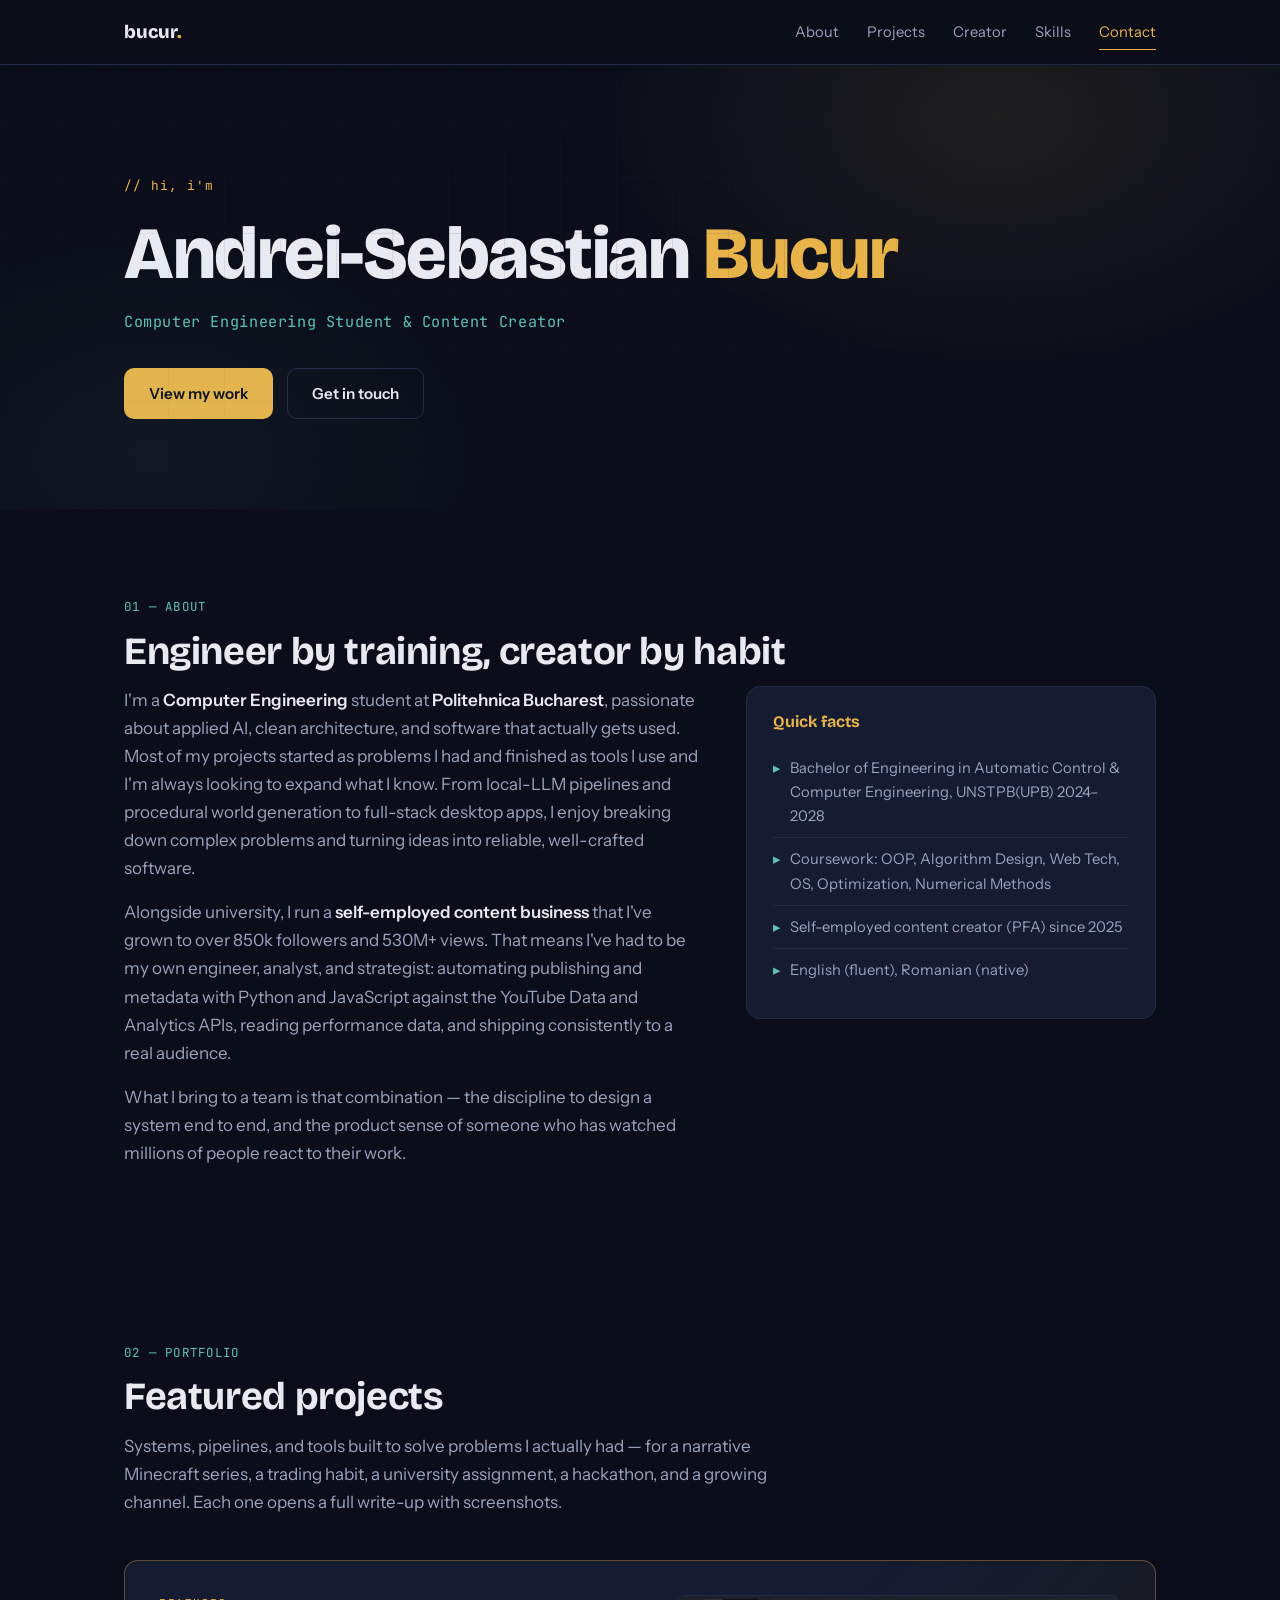
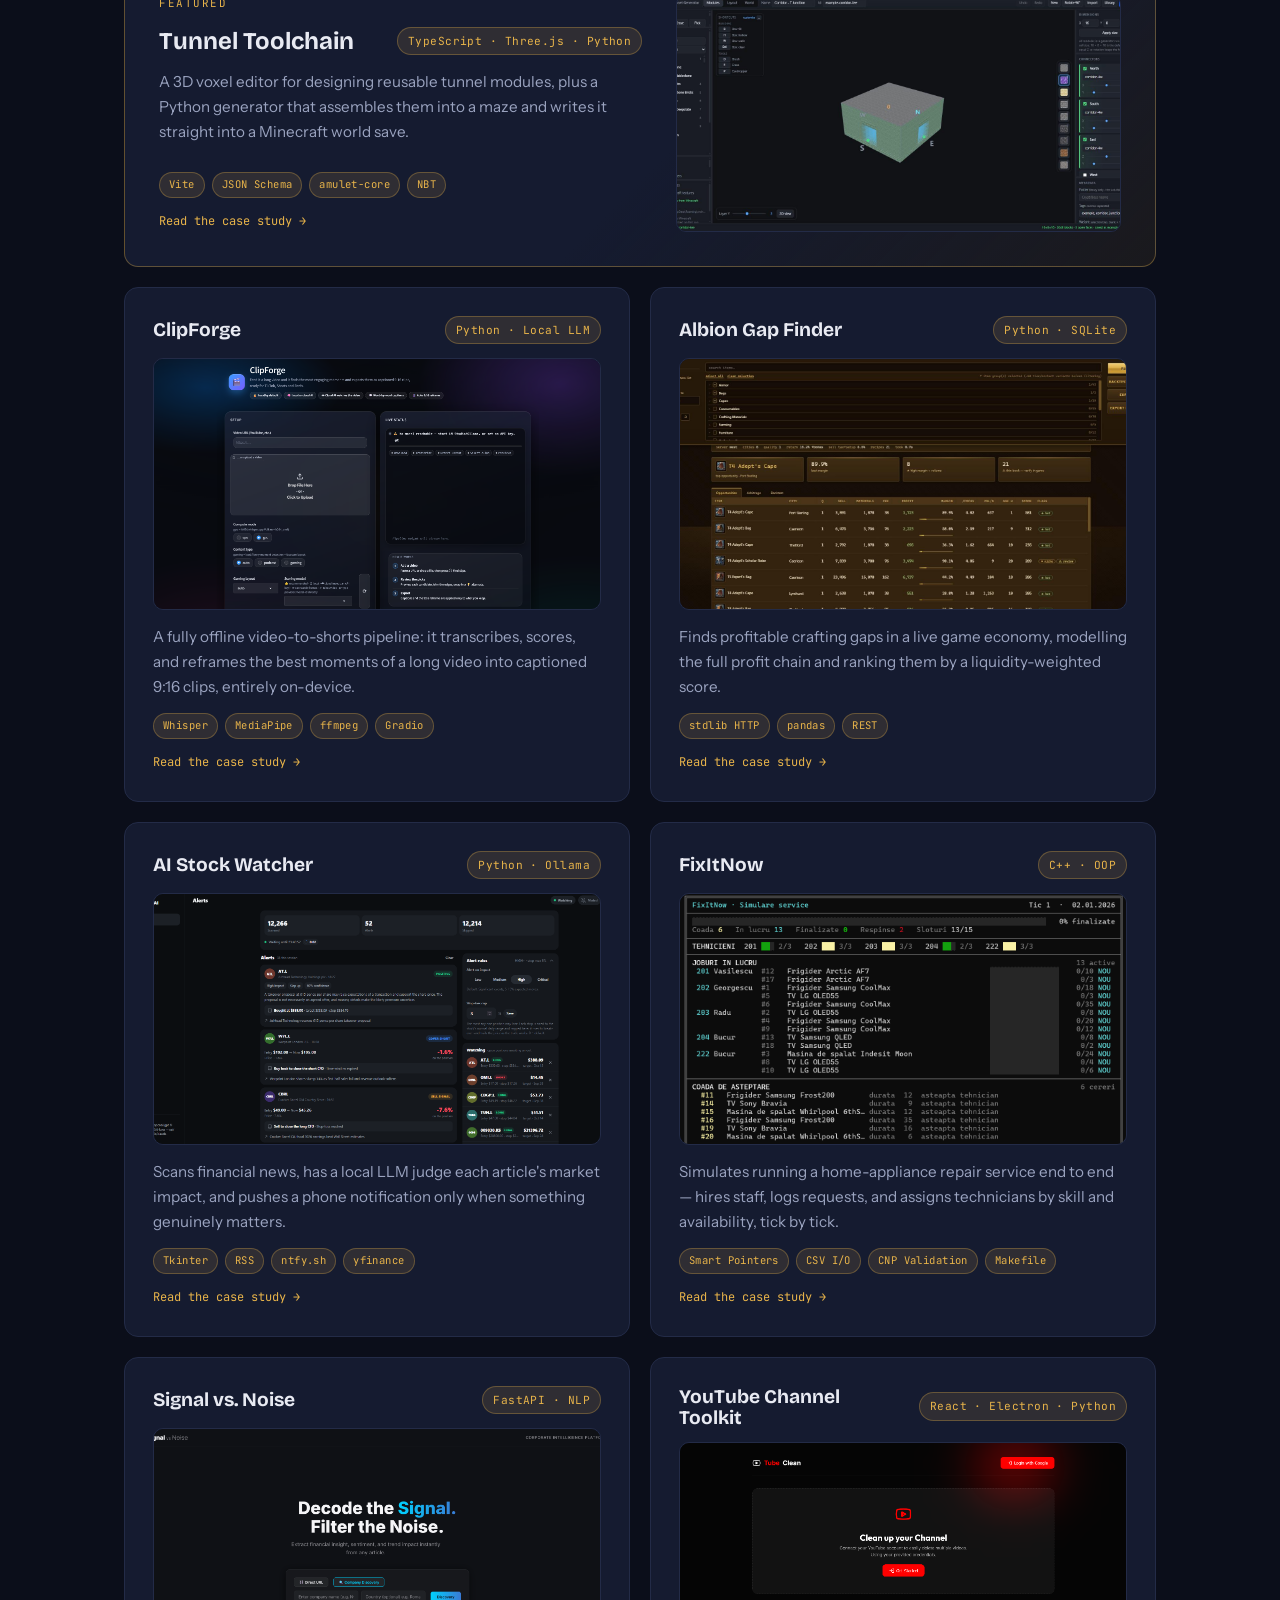
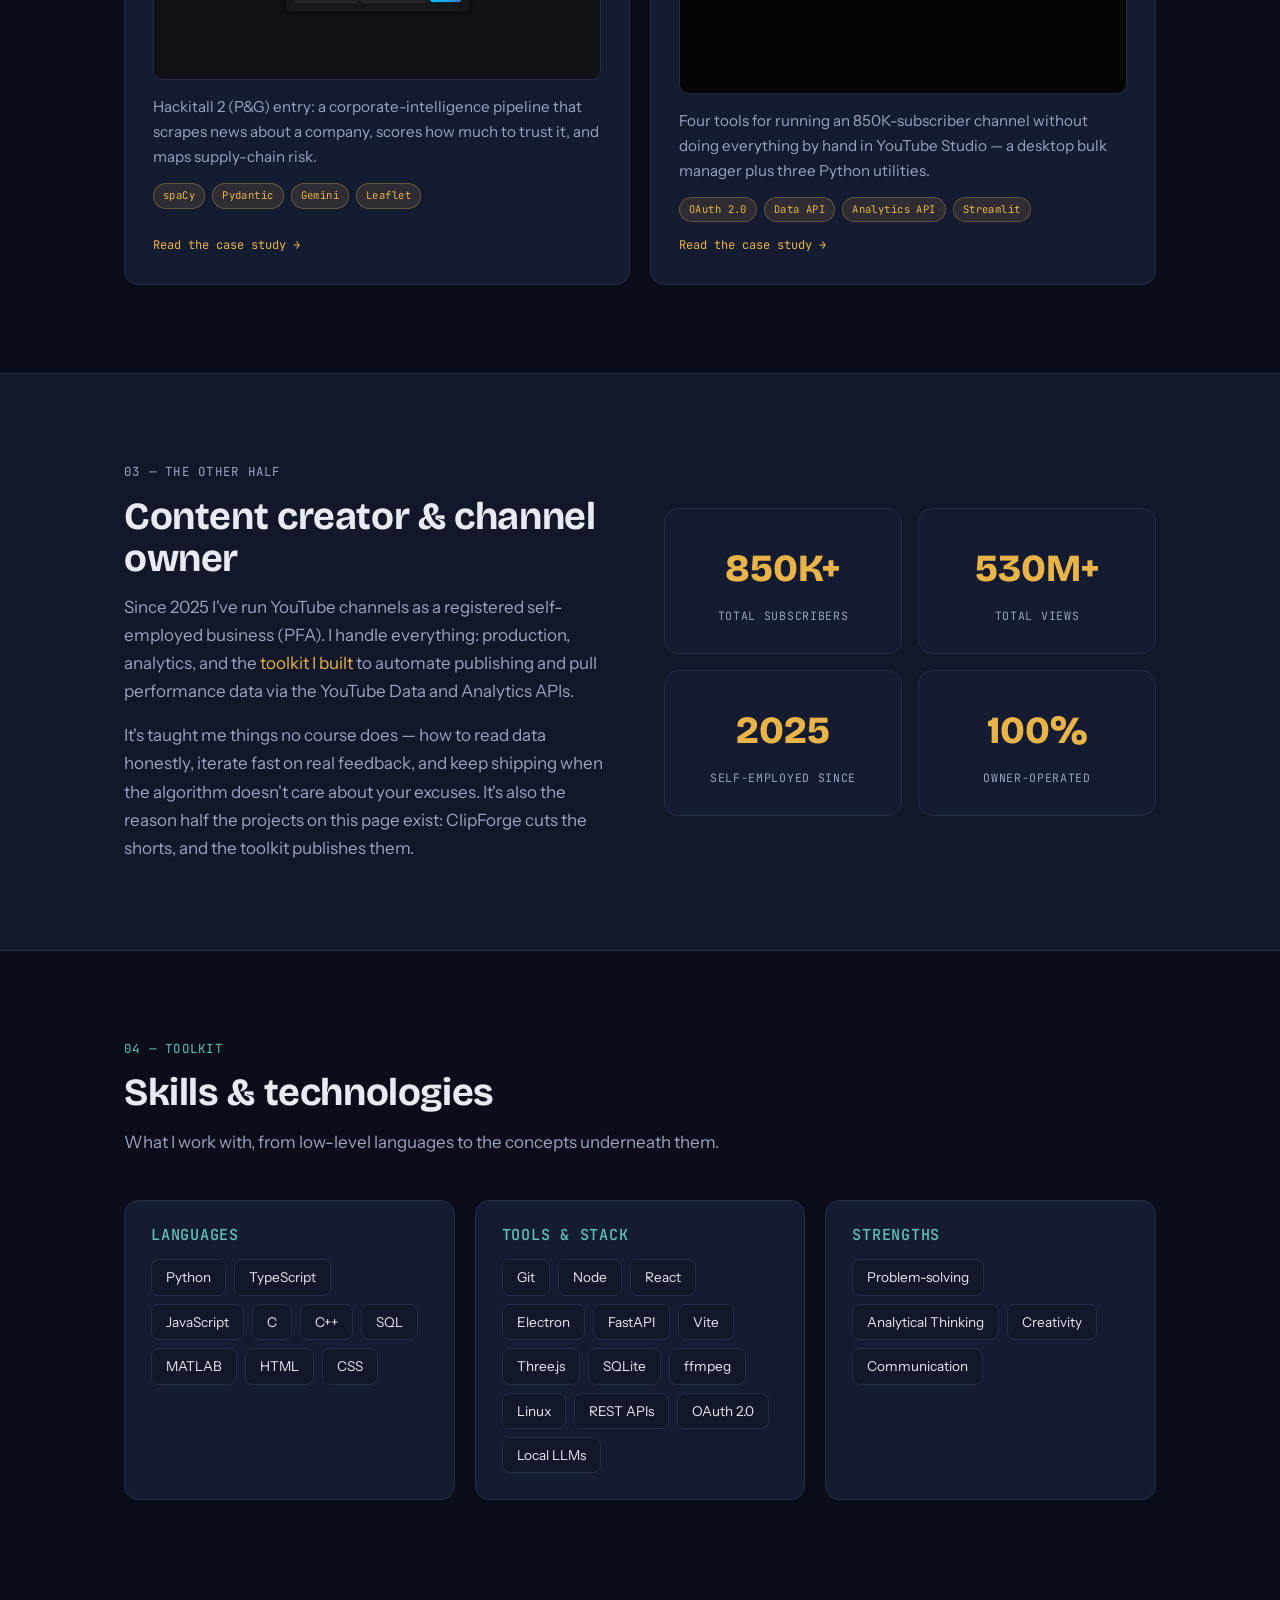
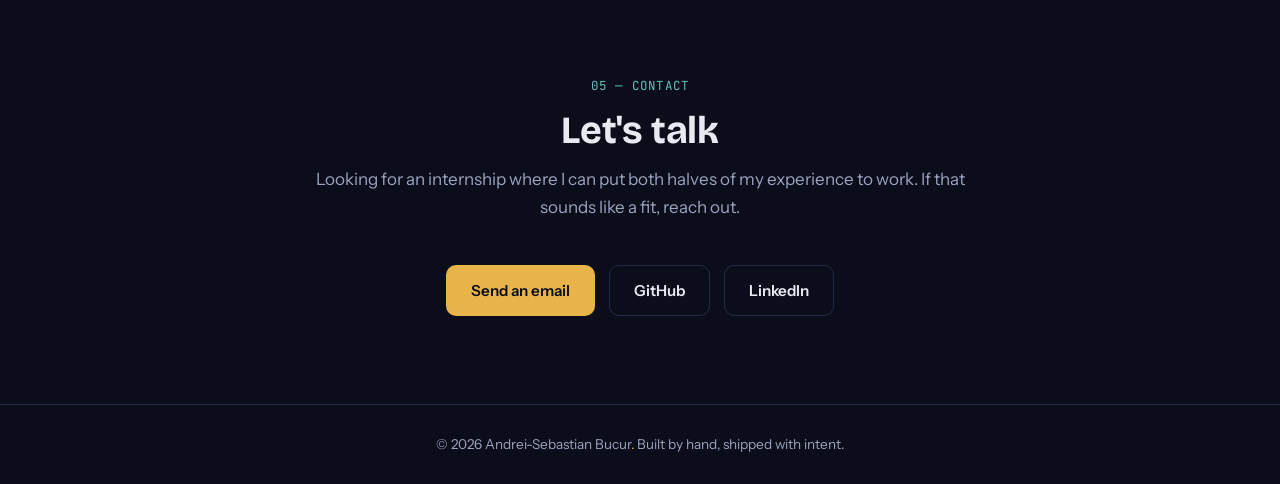
<file: index.html>
<!DOCTYPE html>
<html lang="en">
<head>
<meta charset="UTF-8">
<meta name="viewport" content="width=device-width, initial-scale=1.0">
<meta name="theme-color" content="#0B0E1A">
<meta name="description" content="Portfolio of Andrei-Sebastian Bucur — Computer Engineering student and content creator building systems software and audiences.">
<meta property="og:title" content="Andrei-Sebastian Bucur — Engineer & Creator">
<meta property="og:description" content="Seven shipped projects: a Minecraft world-generation toolchain, an offline video pipeline, a market-gap scanner, a local-LLM news watcher, and channel tooling for 850K+ subscribers.">
<meta property="og:type" content="website">
<title>Andrei-Sebastian Bucur — Engineer &amp; Creator</title>
<link rel="preconnect" href="https://fonts.googleapis.com">
<link rel="preconnect" href="https://fonts.gstatic.com" crossorigin>
<link href="https://fonts.googleapis.com/css2?family=Bricolage+Grotesque:opsz,wght@12..96,400;12..96,600;12..96,700;12..96,800&family=Instrument+Sans:wght@400;500;600&family=JetBrains+Mono:wght@400;500&display=swap" rel="stylesheet">
<link rel="stylesheet" href="assets/site.css">
</head>
<body>

<nav id="nav">
  <div class="scroll-progress" id="scrollProgress"></div>
  <div class="wrap nav-inner">
    <a class="logo" href="#top">bucur<span>.</span></a>
    <div class="nav-links">
      <a href="#about">About</a>
      <a href="#projects">Projects</a>
      <a href="#creator">Creator</a>
      <a href="#skills">Skills</a>
      <a href="#contact">Contact</a>
    </div>
  </div>
</nav>

<header class="hero" id="top">
  <div class="hero-grid" aria-hidden="true"></div>
  <div class="wrap">
    <p class="eyebrow">// hi, i'm</p>
    <h1>Andrei-Sebastian <em>Bucur</em></h1>
    <p class="hero-role">Computer Engineering Student &amp; Content Creator</p>
    <p class="lede"></p>
    <div class="hero-cta">
      <a class="btn btn-primary" href="#projects">View my work</a>
      <a class="btn btn-ghost" href="#contact">Get in touch</a>
    </div>

  </div>
</header>

<section id="about">
  <div class="wrap">
    <p class="sec-eyebrow">01 — ABOUT</p>
    <h2 class="sec-title">Engineer by training, creator by habit</h2>
    <div class="about-grid">
      <div class="reveal">
        <p>I'm a <strong>Computer Engineering</strong> student at <strong>Politehnica Bucharest</strong>, passionate about applied AI, clean architecture, and software that actually gets used. Most of my projects started as problems I had and finished as tools I use and I'm always looking to expand what I know. From local-LLM pipelines and procedural world generation to full-stack desktop apps, I enjoy breaking down complex problems and turning ideas into reliable, well-crafted software.</p>
        <p>Alongside university, I run a <strong>self-employed content business</strong> that I've grown to over 850k followers and 530M+ views. That means I've had to be my own engineer, analyst, and strategist: automating publishing and metadata with Python and JavaScript against the YouTube Data and Analytics APIs, reading performance data, and shipping consistently to a real audience.</p>
        <p>What I bring to a team is that combination — the discipline to design a system end to end, and the product sense of someone who has watched millions of people react to their work.</p>
      </div>
      <div class="fact-card reveal">
        <h3>Quick facts</h3>
        <ul>
          <li>Bachelor of Engineering in Automatic Control &amp; Computer Engineering, UNSTPB(UPB) 2024–2028</li>
          <li>Coursework: OOP, Algorithm Design, Web Tech, OS, Optimization, Numerical Methods</li>
          <li>Self-employed content creator (PFA) since 2025</li>
          <li>English (fluent), Romanian (native)</li>
        </ul>
      </div>
    </div>
  </div>
</section>

<section id="projects">
  <div class="wrap">
    <p class="sec-eyebrow">02 — PORTFOLIO</p>
    <h2 class="sec-title">Featured projects</h2>
    <p class="sec-sub">Systems, pipelines, and tools built to solve problems I actually had — for a narrative Minecraft series, a trading habit, a university assignment, a hackathon, and a growing channel. Each one opens a full write-up with screenshots.</p>
    <div class="proj-grid">

      <a class="card featured reveal" href="projects/tunnel-toolchain.html">
        <div class="feat-label">FEATURED</div>
        <div class="card-top"><h3>Tunnel Toolchain</h3><span class="tag">TypeScript · Three.js · Python</span></div>
        <div class="card-thumb"><img src="images/tunnel/hero.png" alt="The Tunnel Toolchain module editor" data-ph="images/tunnel/hero.png" loading="lazy"></div>
        <p>A 3D voxel editor for designing reusable tunnel modules, plus a Python generator that assembles them into a maze and writes it straight into a Minecraft world save.</p>
        <div class="tag-row">
          <span class="tag">Vite</span><span class="tag">JSON Schema</span><span class="tag">amulet-core</span><span class="tag">NBT</span>
        </div>
        <div class="card-cta">Read the case study <span class="arw">→</span></div>
      </a>

      <a class="card reveal" href="projects/clipforge.html">
        <div class="card-top"><h3>ClipForge</h3><span class="tag">Python · Local LLM</span></div>
        <div class="card-thumb"><img src="images/clipforge/hero.png" alt="The ClipForge desktop app" data-ph="images/clipforge/hero.png" loading="lazy"></div>
        <p>A fully offline video-to-shorts pipeline: it transcribes, scores, and reframes the best moments of a long video into captioned 9:16 clips, entirely on-device.</p>
        <div class="tag-row">
          <span class="tag">Whisper</span><span class="tag">MediaPipe</span><span class="tag">ffmpeg</span><span class="tag">Gradio</span>
        </div>
        <div class="card-cta">Read the case study <span class="arw">→</span></div>
      </a>

      <a class="card reveal" href="projects/albion-gap-finder.html">
        <div class="card-top"><h3>Albion Gap Finder</h3><span class="tag">Python · SQLite</span></div>
        <div class="card-thumb"><img src="images/albion/hero.png" alt="The Albion Gap Finder browser UI" data-ph="images/albion/hero.png" loading="lazy"></div>
        <p>Finds profitable crafting gaps in a live game economy, modelling the full profit chain and ranking them by a liquidity-weighted score.</p>
        <div class="tag-row">
          <span class="tag">stdlib HTTP</span><span class="tag">pandas</span><span class="tag">REST</span>
        </div>
        <div class="card-cta">Read the case study <span class="arw">→</span></div>
      </a>

      <a class="card reveal" href="projects/stock-watcher.html">
        <div class="card-top"><h3>AI Stock Watcher</h3><span class="tag">Python · Ollama</span></div>
        <div class="card-thumb"><img src="images/stocks/hero.png" alt="The AI Stock Watcher alerts tab" data-ph="images/stocks/hero.png" loading="lazy"></div>
        <p>Scans financial news, has a local LLM judge each article's market impact, and pushes a phone notification only when something genuinely matters.</p>
        <div class="tag-row">
          <span class="tag">Tkinter</span><span class="tag">RSS</span><span class="tag">ntfy.sh</span><span class="tag">yfinance</span>
        </div>
        <div class="card-cta">Read the case study <span class="arw">→</span></div>
      </a>

      <a class="card reveal" href="projects/fixitnow.html">
        <div class="card-top"><h3>FixItNow</h3><span class="tag">C++ · OOP</span></div>
        <div class="card-thumb"><img src="images/fixitnow/hero.png" alt="The FixItNow interactive terminal menu" data-ph="images/fixitnow/hero.png" loading="lazy"></div>
        <p>Simulates running a home-appliance repair service end to end — hires staff, logs requests, and assigns technicians by skill and availability, tick by tick.</p>
        <div class="tag-row">
          <span class="tag">Smart Pointers</span><span class="tag">CSV I/O</span><span class="tag">CNP Validation</span><span class="tag">Makefile</span>
        </div>
        <div class="card-cta">Read the case study <span class="arw">→</span></div>
      </a>

      <a class="card reveal" href="projects/signal-vs-noise.html">
        <div class="card-top"><h3>Signal vs. Noise</h3><span class="tag">FastAPI · NLP</span></div>
        <div class="card-thumb"><img src="images/signal/hero.png" alt="A Signal vs. Noise analysis card" data-ph="images/signal/hero.png" loading="lazy"></div>
        <p>Hackitall 2 (P&amp;G) entry: a corporate-intelligence pipeline that scrapes news about a company, scores how much to trust it, and maps supply-chain risk.</p>
        <div class="tag-row">
          <span class="tag">spaCy</span><span class="tag">Pydantic</span><span class="tag">Gemini</span><span class="tag">Leaflet</span>
        </div>
        <div class="card-cta">Read the case study <span class="arw">→</span></div>
      </a>

      <a class="card reveal" href="projects/youtube-toolkit.html">
        <div class="card-top"><h3>YouTube Channel Toolkit</h3><span class="tag">React · Electron · Python</span></div>
        <div class="card-thumb"><img src="images/youtube/hero.png" alt="TubeClean, the bulk video manager" data-ph="images/youtube/hero.png" loading="lazy"></div>
        <p>Four tools for running an 850K-subscriber channel without doing everything by hand in YouTube Studio — a desktop bulk manager plus three Python utilities.</p>
        <div class="tag-row">
          <span class="tag">OAuth 2.0</span><span class="tag">Data API</span><span class="tag">Analytics API</span><span class="tag">Streamlit</span>
        </div>
        <div class="card-cta">Read the case study <span class="arw">→</span></div>
      </a>

    </div>
  </div>
</section>

<section id="creator" class="creator">
  <div class="wrap creator-grid">
    <div class="reveal">
      <p class="sec-eyebrow">03 — THE OTHER HALF</p>
      <h2 class="sec-title">Content creator &amp; channel owner</h2>
      <p>Since 2025 I've run YouTube channels as a registered self-employed business (PFA). I handle everything: production, analytics, and the <a href="projects/youtube-toolkit.html" style="color:var(--amber)">toolkit I built</a> to automate publishing and pull performance data via the YouTube Data and Analytics APIs.</p>
      <p>It's taught me things no course does — how to read data honestly, iterate fast on real feedback, and keep shipping when the algorithm doesn't care about your excuses. It's also the reason half the projects on this page exist: ClipForge cuts the shorts, and the toolkit publishes them.</p>
    </div>
    <div class="big-stats reveal">
      <div class="big-stat"><div class="num">850K+</div><div class="lbl">TOTAL SUBSCRIBERS</div></div>
      <div class="big-stat"><div class="num">530M+</div><div class="lbl">TOTAL VIEWS</div></div>
      <div class="big-stat"><div class="num">2025</div><div class="lbl">SELF-EMPLOYED SINCE</div></div>
      <div class="big-stat"><div class="num">100%</div><div class="lbl">OWNER-OPERATED</div></div>
    </div>
  </div>
</section>

<section id="skills">
  <div class="wrap">
    <p class="sec-eyebrow">04 — TOOLKIT</p>
    <h2 class="sec-title">Skills &amp; technologies</h2>
    <p class="sec-sub">What I work with, from low-level languages to the concepts underneath them.</p>
    <div class="skill-groups">
      <div class="skill-group reveal">
        <h3>LANGUAGES</h3>
        <div class="chips">
          <span class="chip">Python</span><span class="chip">TypeScript</span><span class="chip">JavaScript</span>
          <span class="chip">C</span><span class="chip">C++</span><span class="chip">SQL</span>
          <span class="chip">MATLAB</span><span class="chip">HTML</span><span class="chip">CSS</span>
        </div>
      </div>
      <div class="skill-group reveal">
        <h3>TOOLS &amp; STACK</h3>
        <div class="chips">
          <span class="chip">Git</span><span class="chip">Node</span><span class="chip">React</span>
          <span class="chip">Electron</span><span class="chip">FastAPI</span><span class="chip">Vite</span>
          <span class="chip">Three.js</span><span class="chip">SQLite</span><span class="chip">ffmpeg</span>
          <span class="chip">Linux</span><span class="chip">REST APIs</span><span class="chip">OAuth 2.0</span>
          <span class="chip">Local LLMs</span>
        </div>
      </div>
      <div class="skill-group reveal">
        <h3>STRENGTHS</h3>
        <div class="chips">
          <span class="chip">Problem-solving</span>
          <span class="chip">Analytical Thinking</span>
          <span class="chip">Creativity</span>
          <span class="chip">Communication</span>
        </div>
      </div>
    </div>
  </div>
</section>

<section id="contact" class="contact">
  <div class="wrap">
    <p class="sec-eyebrow">05 — CONTACT</p>
    <h2 class="sec-title">Let's talk</h2>
    <p class="sec-sub">Looking for an internship where I can put both halves of my experience to work. If that sounds like a fit, reach out.</p>
    <div class="contact-links">
      <a class="btn btn-primary" href="mailto:bucurandrei187@gmail.com">Send an email</a>
      <a class="btn btn-ghost" href="https://github.com/Babundru" target="_blank" rel="noopener">GitHub</a>
      <a class="btn btn-ghost" href="https://www.linkedin.com/in/andrei-sebastian-bucur" target="_blank" rel="noopener">LinkedIn</a>
    </div>
  </div>
</section>

<footer>
  <div class="wrap">© 2026 Andrei-Sebastian Bucur<span>.</span> Built by hand, shipped with intent.</div>
</footer>

<script src="assets/site.js"></script>
</body>
</html>
</file>
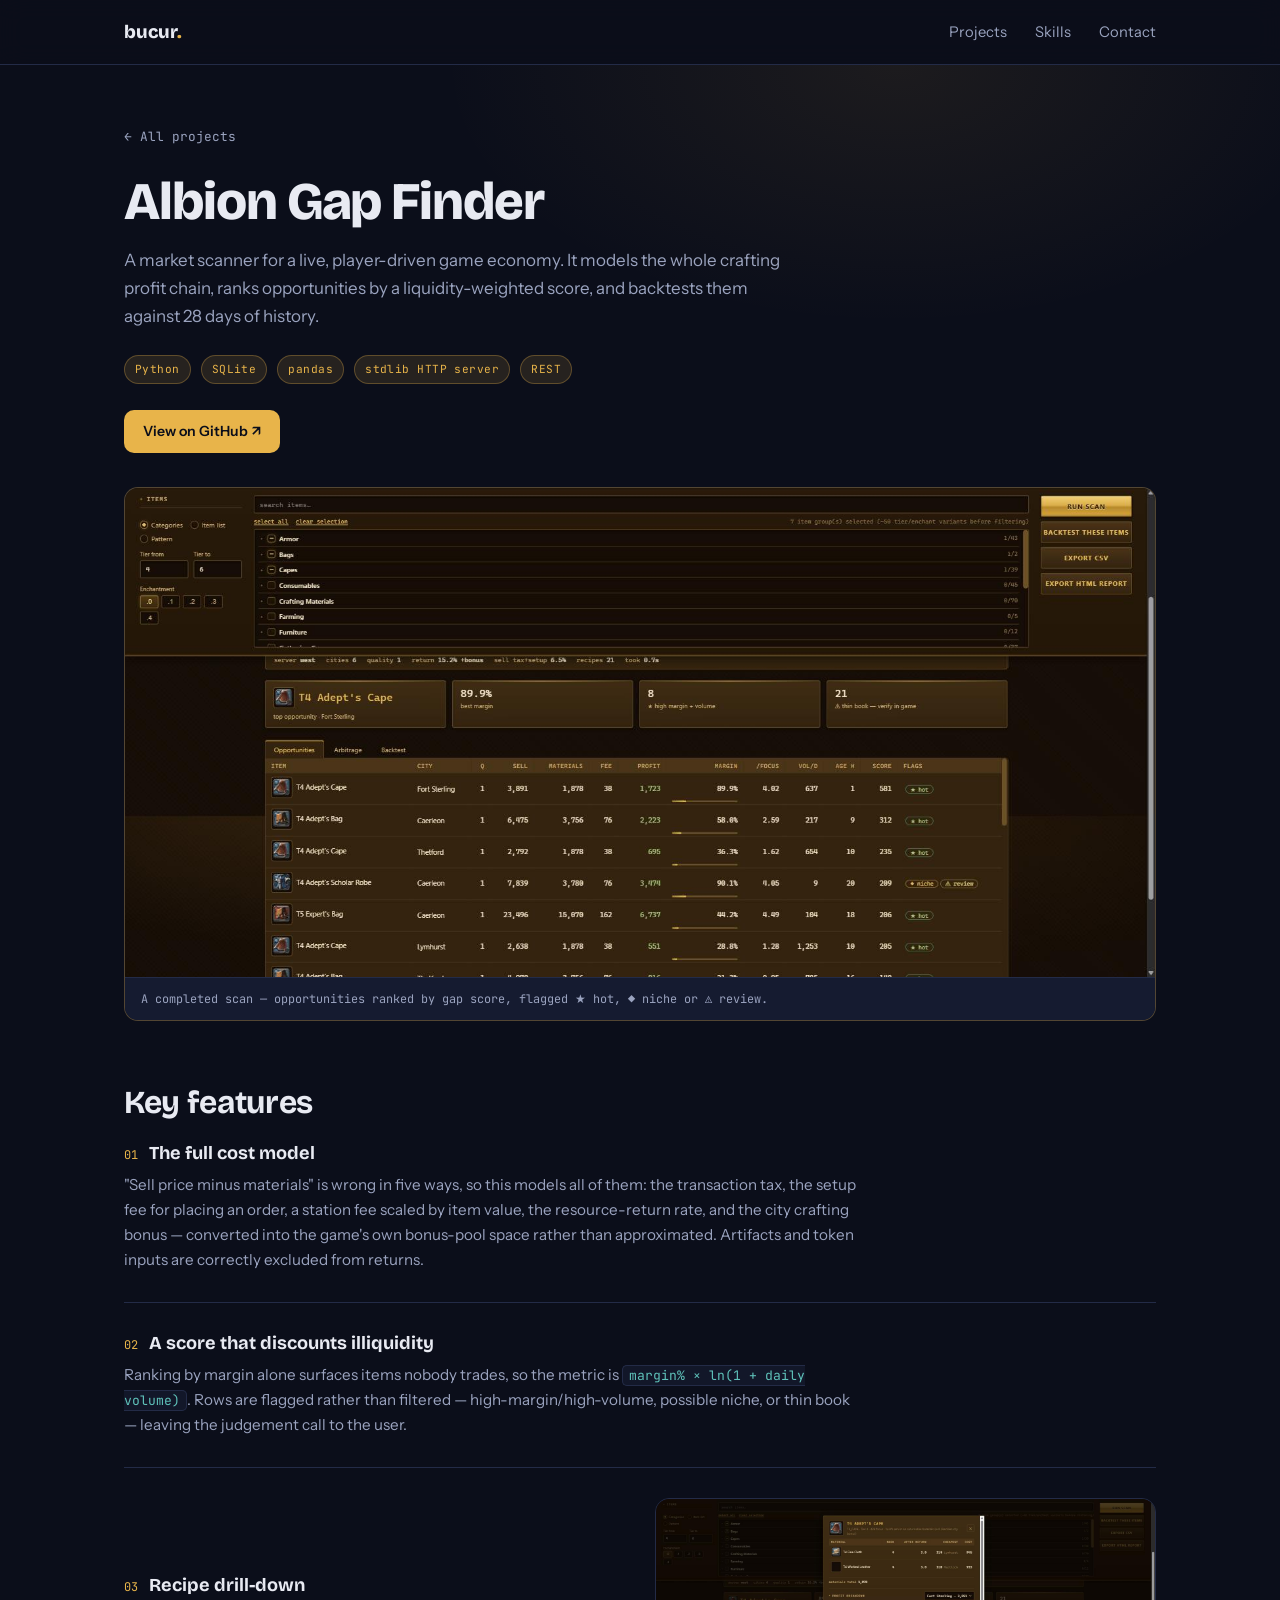
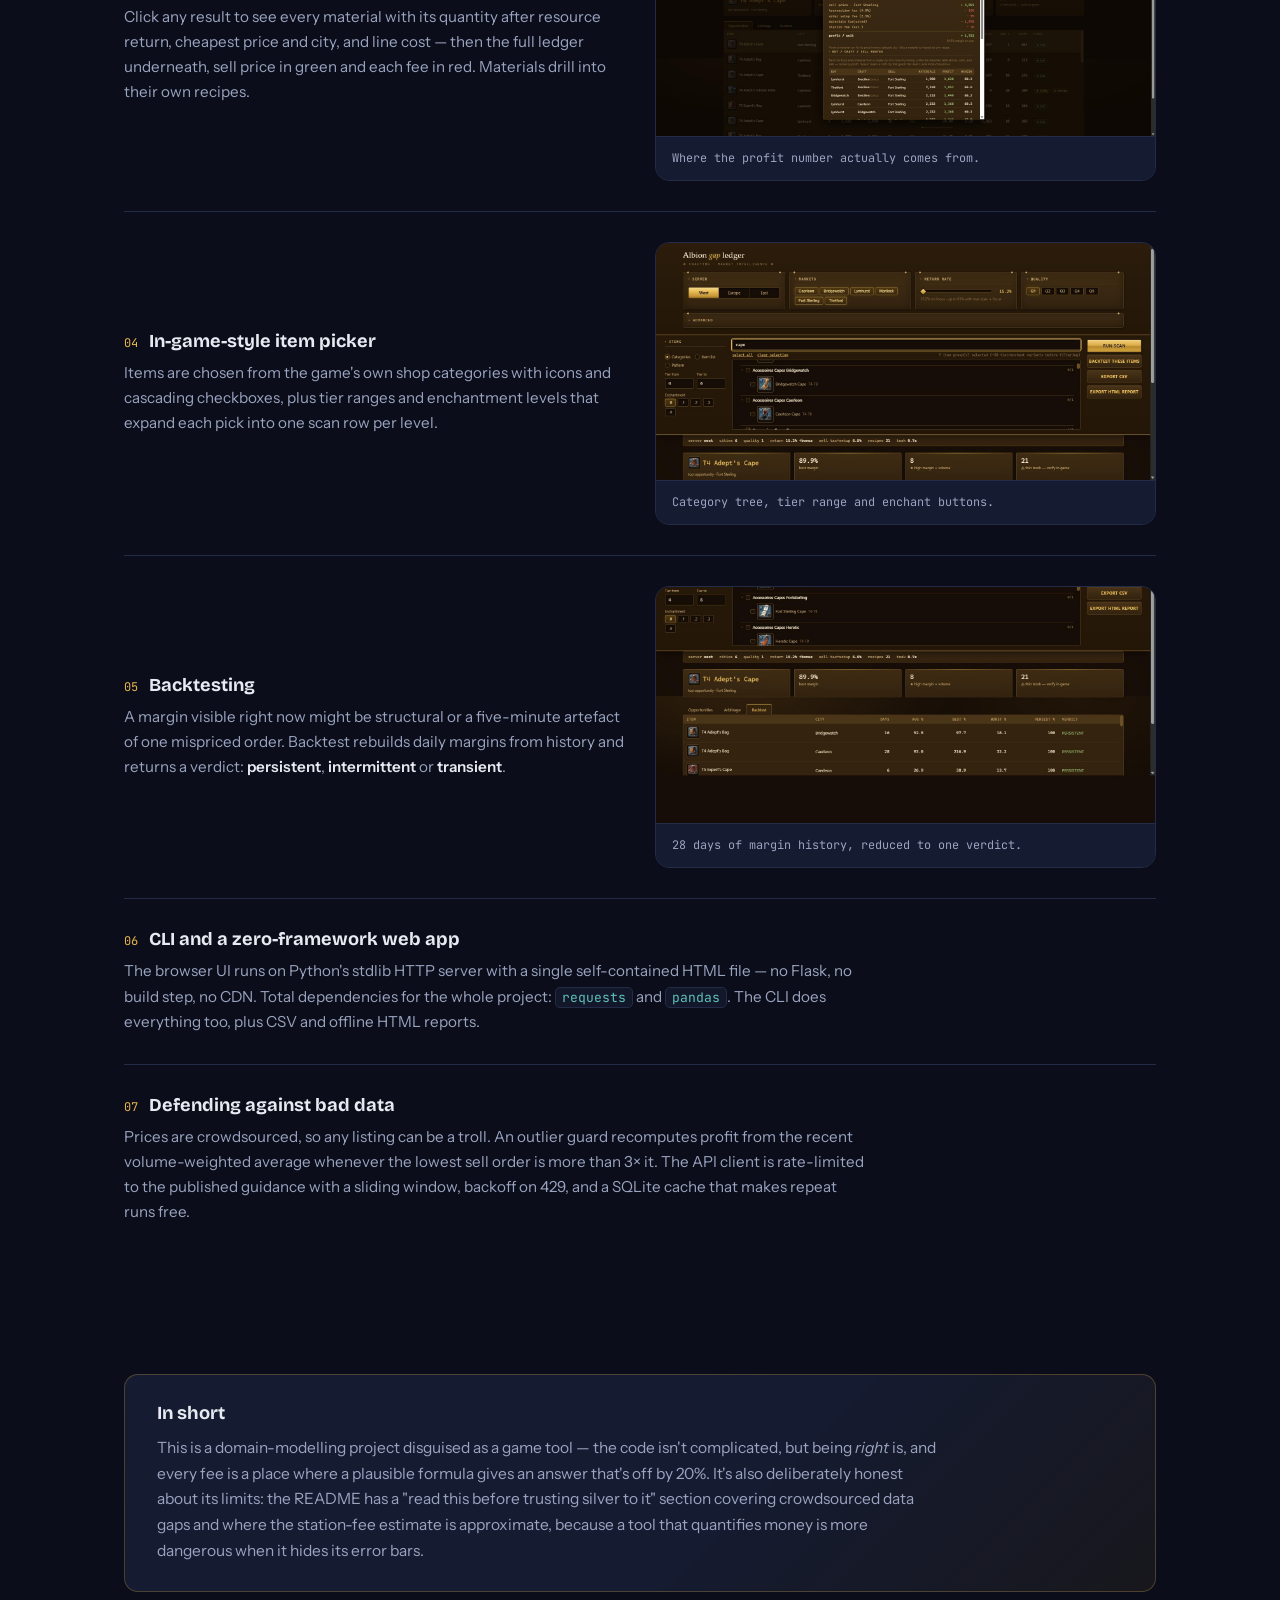
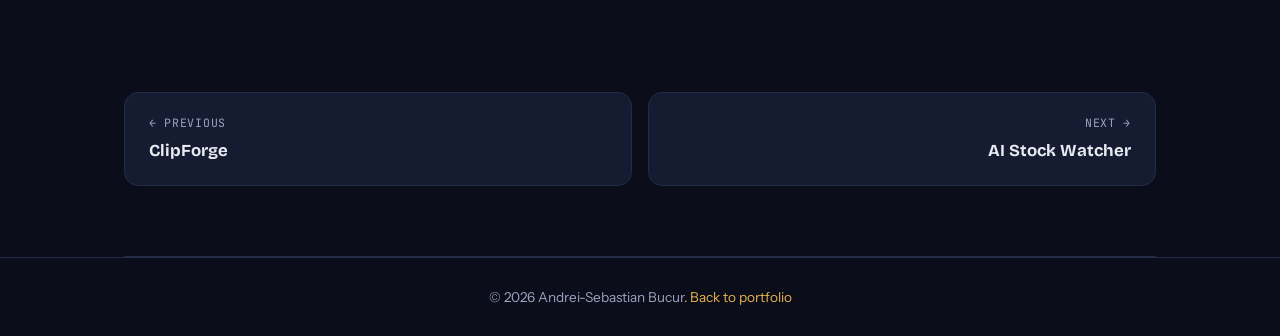
<file: projects/albion-gap-finder.html>
<!DOCTYPE html>
<html lang="en">
<head>
<meta charset="UTF-8">
<meta name="viewport" content="width=device-width, initial-scale=1.0">
<meta name="theme-color" content="#0B0E1A">
<meta name="description" content="Albion Gap Finder — a crafting-profit scanner for a live player-driven game economy, with a full fee model, a liquidity-weighted gap score, and historical backtesting.">
<title>Albion Gap Finder — Andrei-Sebastian Bucur</title>
<link rel="preconnect" href="https://fonts.googleapis.com">
<link rel="preconnect" href="https://fonts.gstatic.com" crossorigin>
<link href="https://fonts.googleapis.com/css2?family=Bricolage+Grotesque:opsz,wght@12..96,400;12..96,600;12..96,700;12..96,800&family=Instrument+Sans:wght@400;500;600&family=JetBrains+Mono:wght@400;500&display=swap" rel="stylesheet">
<link rel="stylesheet" href="../assets/site.css">
</head>
<body>

<nav id="nav">
  <div class="scroll-progress" id="scrollProgress"></div>
  <div class="wrap nav-inner">
    <a class="logo" href="../index.html">bucur<span>.</span></a>
    <div class="nav-links">
      <a href="../index.html#projects">Projects</a>
      <a href="../index.html#skills">Skills</a>
      <a href="../index.html#contact">Contact</a>
    </div>
  </div>
</nav>

<header class="case-hero">
  <div class="wrap">
    <a class="back-link" href="../index.html#projects"><span class="arw">←</span> All projects</a>
    <h1>Albion Gap Finder</h1>
    <p class="case-tagline">A market scanner for a live, player-driven game economy. It models the whole crafting profit chain, ranks opportunities by a liquidity-weighted score, and backtests them against 28 days of history.</p>
    <div class="case-meta">
      <span class="tag">Python</span><span class="tag">SQLite</span><span class="tag">pandas</span>
      <span class="tag">stdlib HTTP server</span><span class="tag">REST</span>
    </div>
    <div class="case-links">
      <a class="btn btn-primary btn-sm" href="https://github.com/Babundru/Albion-Online-Crafting-Profit-Calculator" target="_blank" rel="noopener">View on GitHub ↗</a>
    </div>

    <figure class="shot hero-shot">
      <img src="../images/albion/hero.png" alt="The Albion Gap Finder browser UI showing a completed scan and the Opportunities table" loading="lazy">
      <figcaption>A completed scan — opportunities ranked by gap score, flagged ★ hot, ◆ niche or ⚠ review.</figcaption>
    </figure>
  </div>
</header>

<main>

<section class="case-sec">
  <div class="wrap">
    <h2>Key features</h2>
    <div class="features">

      <div class="feature wide">
        <div class="feature-text">
          <h3><span class="idx">01</span> The full cost model</h3>
          <p>"Sell price minus materials" is wrong in five ways, so this models all of them: the transaction tax, the setup fee for placing an order, a station fee scaled by item value, the resource-return rate, and the city crafting bonus — converted into the game's own bonus-pool space rather than approximated. Artifacts and token inputs are correctly excluded from returns.</p>
        </div>
      </div>

      <div class="feature wide">
        <div class="feature-text">
          <h3><span class="idx">02</span> A score that discounts illiquidity</h3>
          <p>Ranking by margin alone surfaces items nobody trades, so the metric is <code>margin% × ln(1 + daily volume)</code>. Rows are flagged rather than filtered — high-margin/high-volume, possible niche, or thin book — leaving the judgement call to the user.</p>
        </div>
      </div>

      <div class="feature">
        <div class="feature-text">
          <h3><span class="idx">03</span> Recipe drill-down</h3>
          <p>Click any result to see every material with its quantity after resource return, cheapest price and city, and line cost — then the full ledger underneath, sell price in green and each fee in red. Materials drill into their own recipes.</p>
        </div>
        <figure class="shot">
          <img src="../images/albion/recipe-modal.png" alt="An item's recipe dialog showing materials, quantity after resource return, and the profit-breakdown ledger" loading="lazy">
          <figcaption>Where the profit number actually comes from.</figcaption>
        </figure>
      </div>

      <div class="feature">
        <div class="feature-text">
          <h3><span class="idx">04</span> In-game-style item picker</h3>
          <p>Items are chosen from the game's own shop categories with icons and cascading checkboxes, plus tier ranges and enchantment levels that expand each pick into one scan row per level.</p>
        </div>
        <figure class="shot">
          <img src="../images/albion/category-tree.png" alt="The item category tree with icons, cascading checkboxes and tier controls" loading="lazy">
          <figcaption>Category tree, tier range and enchant buttons.</figcaption>
        </figure>
      </div>

      <div class="feature">
        <div class="feature-text">
          <h3><span class="idx">05</span> Backtesting</h3>
          <p>A margin visible right now might be structural or a five-minute artefact of one mispriced order. Backtest rebuilds daily margins from history and returns a verdict: <strong>persistent</strong>, <strong>intermittent</strong> or <strong>transient</strong>.</p>
        </div>
        <figure class="shot">
          <img src="../images/albion/backtest.png" alt="The Backtest tab showing persistence verdicts over 28 days" loading="lazy">
          <figcaption>28 days of margin history, reduced to one verdict.</figcaption>
        </figure>
      </div>

      <div class="feature wide">
        <div class="feature-text">
          <h3><span class="idx">06</span> CLI and a zero-framework web app</h3>
          <p>The browser UI runs on Python's stdlib HTTP server with a single self-contained HTML file — no Flask, no build step, no CDN. Total dependencies for the whole project: <code>requests</code> and <code>pandas</code>. The CLI does everything too, plus CSV and offline HTML reports.</p>
        </div>
      </div>

      <div class="feature wide">
        <div class="feature-text">
          <h3><span class="idx">07</span> Defending against bad data</h3>
          <p>Prices are crowdsourced, so any listing can be a troll. An outlier guard recomputes profit from the recent volume-weighted average whenever the lowest sell order is more than 3× it. The API client is rate-limited to the published guidance with a sliding window, backoff on 429, and a SQLite cache that makes repeat runs free.</p>
        </div>
      </div>

    </div>
  </div>
</section>

<section class="case-sec">
  <div class="wrap">
    <div class="summary">
      <h2>In short</h2>
      <p>This is a domain-modelling project disguised as a game tool — the code isn't complicated, but being <em>right</em> is, and every fee is a place where a plausible formula gives an answer that's off by 20%. It's also deliberately honest about its limits: the README has a "read this before trusting silver to it" section covering crowdsourced data gaps and where the station-fee estimate is approximate, because a tool that quantifies money is more dangerous when it hides its error bars.</p>
    </div>
  </div>
</section>

<div class="wrap">
  <nav class="case-nav">
    <a class="prev" href="clipforge.html">
      <div class="dir">← PREVIOUS</div>
      <div class="nm">ClipForge</div>
    </a>
    <a class="next" href="stock-watcher.html">
      <div class="dir">NEXT →</div>
      <div class="nm">AI Stock Watcher</div>
    </a>
  </nav>
</div>

</main>

<footer>
  <div class="wrap">© 2026 Andrei-Sebastian Bucur<span>.</span> <a href="../index.html" style="color:var(--amber)">Back to portfolio</a></div>
</footer>

<script src="../assets/site.js"></script>
</body>
</html>
</file>
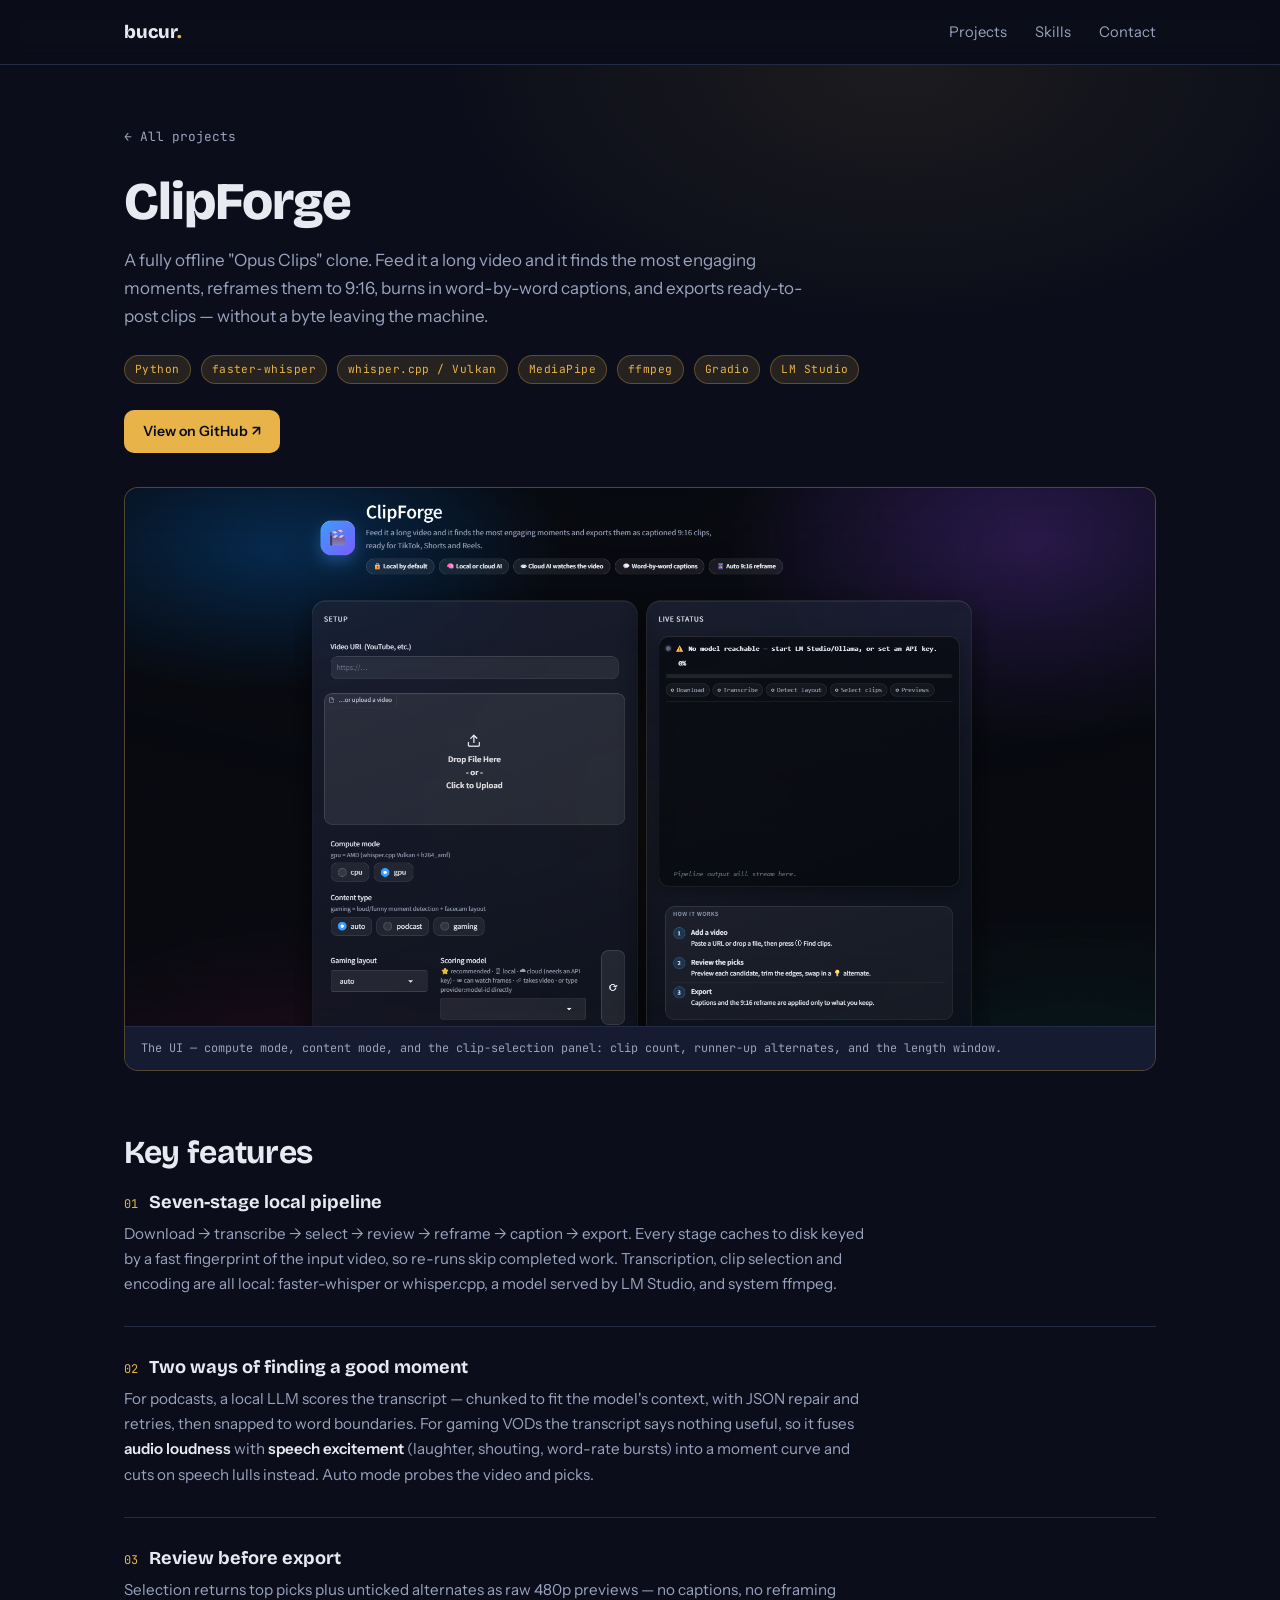
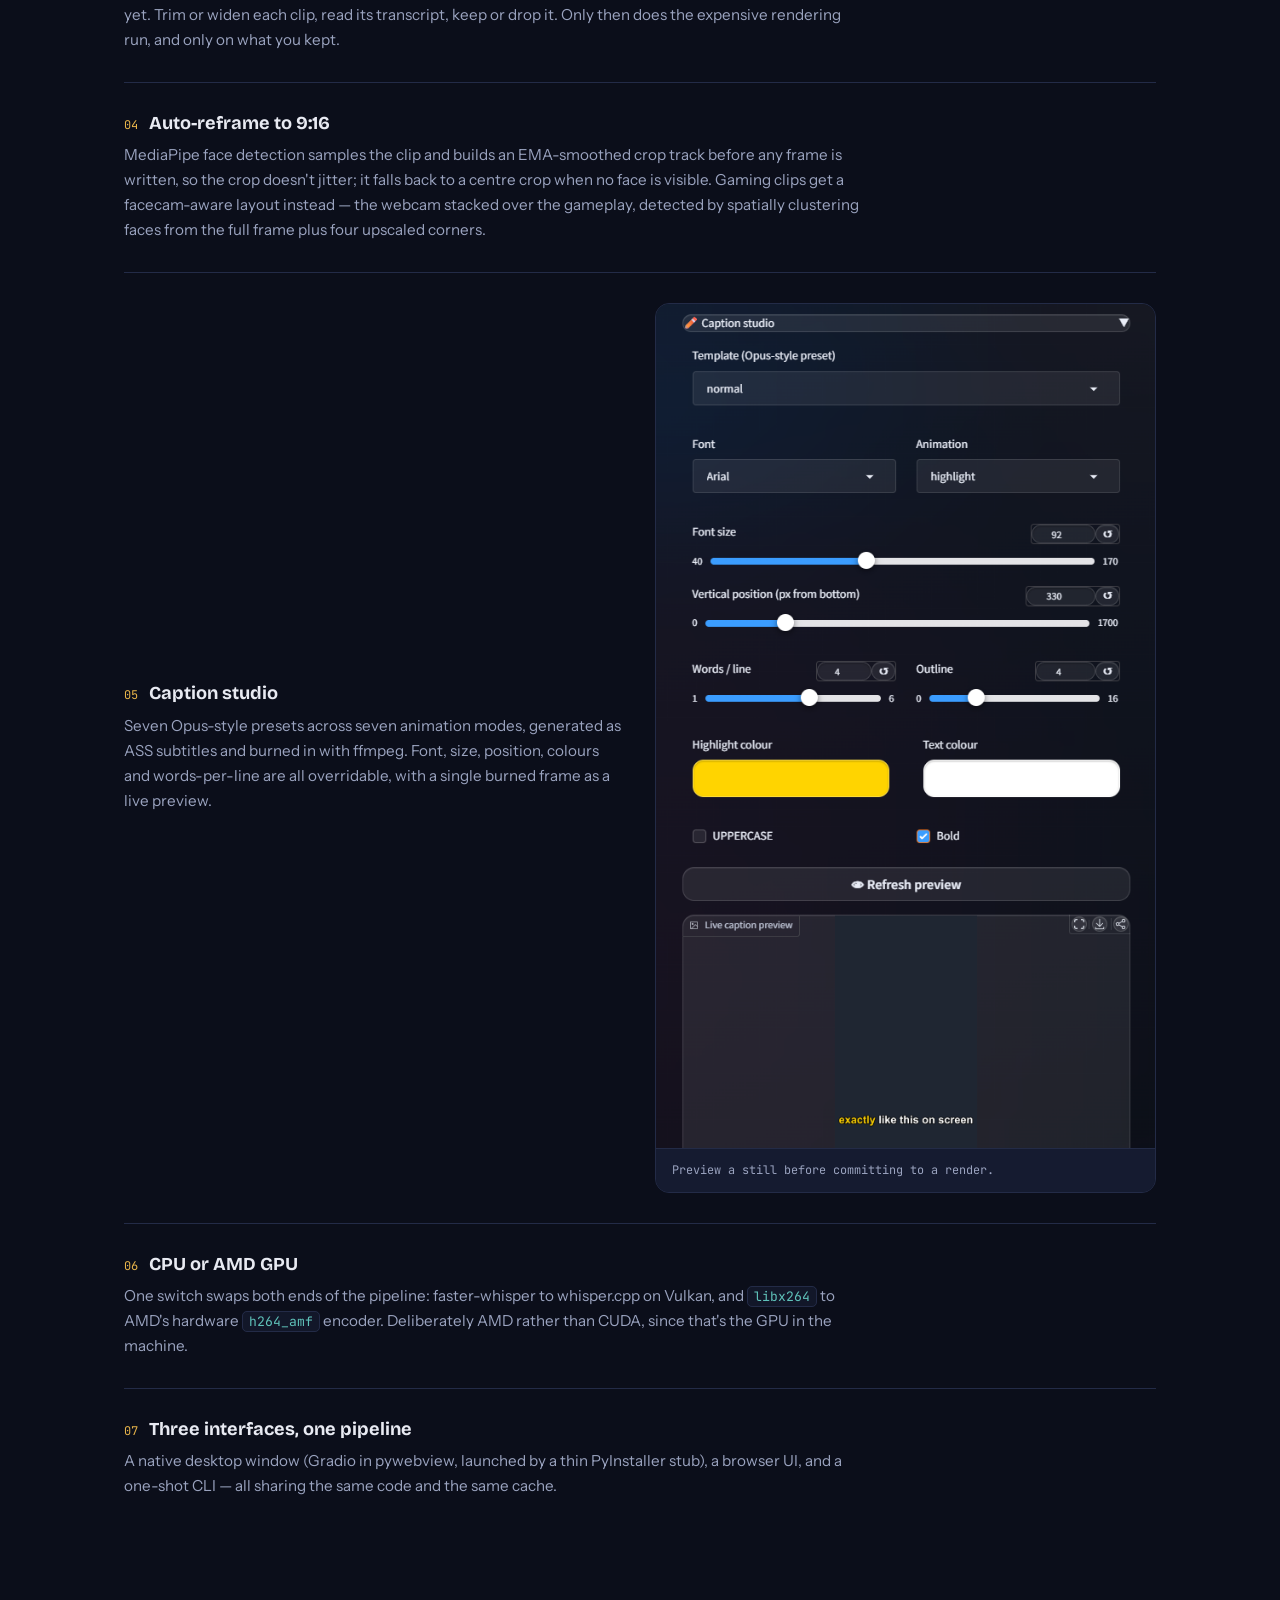
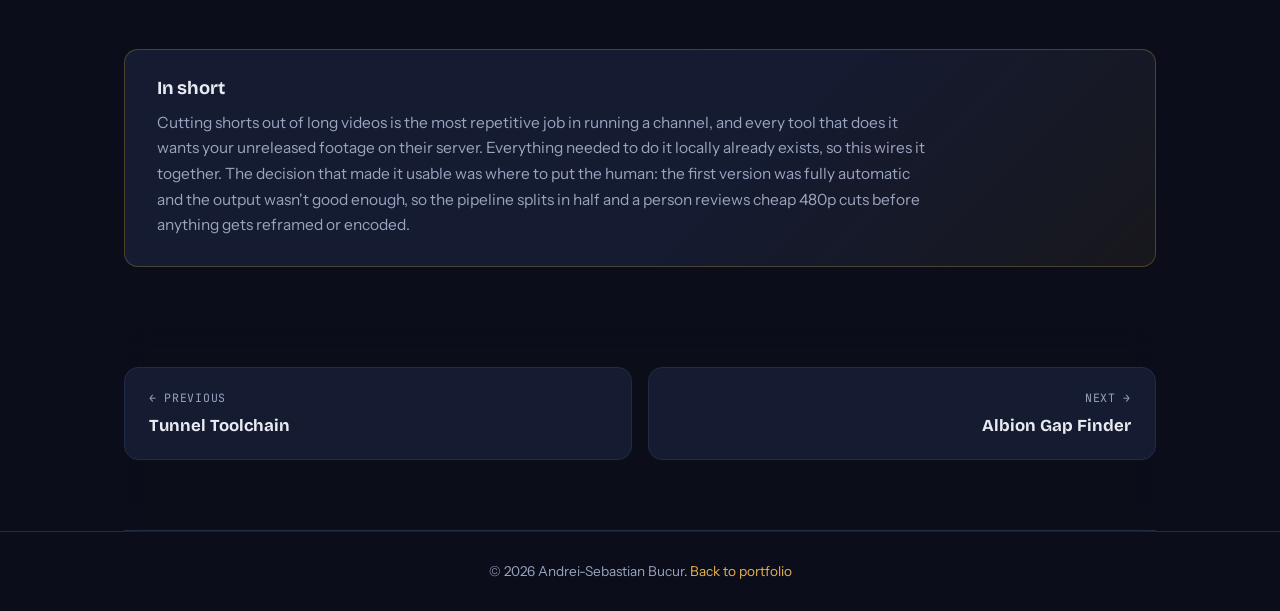
<file: projects/clipforge.html>
<!DOCTYPE html>
<html lang="en">
<head>
<meta charset="UTF-8">
<meta name="viewport" content="width=device-width, initial-scale=1.0">
<meta name="theme-color" content="#0B0E1A">
<meta name="description" content="ClipForge — a fully offline video-to-shorts pipeline. Local Whisper transcription, local LLM scoring, MediaPipe reframing and ffmpeg export, with a CPU or AMD-GPU backend.">
<title>ClipForge — Andrei-Sebastian Bucur</title>
<link rel="preconnect" href="https://fonts.googleapis.com">
<link rel="preconnect" href="https://fonts.gstatic.com" crossorigin>
<link href="https://fonts.googleapis.com/css2?family=Bricolage+Grotesque:opsz,wght@12..96,400;12..96,600;12..96,700;12..96,800&family=Instrument+Sans:wght@400;500;600&family=JetBrains+Mono:wght@400;500&display=swap" rel="stylesheet">
<link rel="stylesheet" href="../assets/site.css">
</head>
<body>

<nav id="nav">
  <div class="scroll-progress" id="scrollProgress"></div>
  <div class="wrap nav-inner">
    <a class="logo" href="../index.html">bucur<span>.</span></a>
    <div class="nav-links">
      <a href="../index.html#projects">Projects</a>
      <a href="../index.html#skills">Skills</a>
      <a href="../index.html#contact">Contact</a>
    </div>
  </div>
</nav>

<header class="case-hero">
  <div class="wrap">
    <a class="back-link" href="../index.html#projects"><span class="arw">←</span> All projects</a>
    <h1>ClipForge</h1>
    <p class="case-tagline">A fully offline "Opus Clips" clone. Feed it a long video and it finds the most engaging moments, reframes them to 9:16, burns in word-by-word captions, and exports ready-to-post clips — without a byte leaving the machine.</p>
    <div class="case-meta">
      <span class="tag">Python</span><span class="tag">faster-whisper</span><span class="tag">whisper.cpp / Vulkan</span>
      <span class="tag">MediaPipe</span><span class="tag">ffmpeg</span><span class="tag">Gradio</span><span class="tag">LM Studio</span>
    </div>
    <div class="case-links">
      <a class="btn btn-primary btn-sm" href="https://github.com/Babundru/ClipForge" target="_blank" rel="noopener">View on GitHub ↗</a>
    </div>

    <figure class="shot hero-shot">
      <img src="../images/clipforge/hero.png" alt="The ClipForge UI: compute-mode and content-type radios, model selector, and the clip-selection panel" loading="lazy">
      <figcaption>The UI — compute mode, content mode, and the clip-selection panel: clip count, runner-up alternates, and the length window.</figcaption>
    </figure>
  </div>
</header>

<main>

<section class="case-sec">
  <div class="wrap">
    <h2>Key features</h2>
    <div class="features">

      <div class="feature wide">
        <div class="feature-text">
          <h3><span class="idx">01</span> Seven-stage local pipeline</h3>
          <p>Download → transcribe → select → review → reframe → caption → export. Every stage caches to disk keyed by a fast fingerprint of the input video, so re-runs skip completed work. Transcription, clip selection and encoding are all local: faster-whisper or whisper.cpp, a model served by LM Studio, and system ffmpeg.</p>
        </div>
      </div>

      <div class="feature wide">
        <div class="feature-text">
          <h3><span class="idx">02</span> Two ways of finding a good moment</h3>
          <p>For podcasts, a local LLM scores the transcript — chunked to fit the model's context, with JSON repair and retries, then snapped to word boundaries. For gaming VODs the transcript says nothing useful, so it fuses <strong>audio loudness</strong> with <strong>speech excitement</strong> (laughter, shouting, word-rate bursts) into a moment curve and cuts on speech lulls instead. Auto mode probes the video and picks.</p>
        </div>
      </div>

      <div class="feature wide">
        <div class="feature-text">
          <h3><span class="idx">03</span> Review before export</h3>
          <p>Selection returns top picks plus unticked alternates as raw 480p previews — no captions, no reframing yet. Trim or widen each clip, read its transcript, keep or drop it. Only then does the expensive rendering run, and only on what you kept.</p>
        </div>
      </div>

      <div class="feature wide">
        <div class="feature-text">
          <h3><span class="idx">04</span> Auto-reframe to 9:16</h3>
          <p>MediaPipe face detection samples the clip and builds an EMA-smoothed crop track before any frame is written, so the crop doesn't jitter; it falls back to a centre crop when no face is visible. Gaming clips get a facecam-aware layout instead — the webcam stacked over the gameplay, detected by spatially clustering faces from the full frame plus four upscaled corners.</p>
        </div>
      </div>

      <div class="feature">
        <div class="feature-text">
          <h3><span class="idx">05</span> Caption studio</h3>
          <p>Seven Opus-style presets across seven animation modes, generated as ASS subtitles and burned in with ffmpeg. Font, size, position, colours and words-per-line are all overridable, with a single burned frame as a live preview.</p>
        </div>
        <figure class="shot">
          <img src="../images/clipforge/caption-studio.png" alt="The caption studio panel with font, size, position and colour controls and a live preview frame" loading="lazy">
          <figcaption>Preview a still before committing to a render.</figcaption>
        </figure>
      </div>

      <div class="feature wide">
        <div class="feature-text">
          <h3><span class="idx">06</span> CPU or AMD GPU</h3>
          <p>One switch swaps both ends of the pipeline: faster-whisper to whisper.cpp on Vulkan, and <code>libx264</code> to AMD's hardware <code>h264_amf</code> encoder. Deliberately AMD rather than CUDA, since that's the GPU in the machine.</p>
        </div>
      </div>

      <div class="feature wide">
        <div class="feature-text">
          <h3><span class="idx">07</span> Three interfaces, one pipeline</h3>
          <p>A native desktop window (Gradio in pywebview, launched by a thin PyInstaller stub), a browser UI, and a one-shot CLI — all sharing the same code and the same cache.</p>
        </div>
      </div>

    </div>
  </div>
</section>

<section class="case-sec">
  <div class="wrap">
    <div class="summary">
      <h2>In short</h2>
      <p>Cutting shorts out of long videos is the most repetitive job in running a channel, and every tool that does it wants your unreleased footage on their server. Everything needed to do it locally already exists, so this wires it together. The decision that made it usable was where to put the human: the first version was fully automatic and the output wasn't good enough, so the pipeline splits in half and a person reviews cheap 480p cuts before anything gets reframed or encoded.</p>
    </div>
  </div>
</section>

<div class="wrap">
  <nav class="case-nav">
    <a class="prev" href="tunnel-toolchain.html">
      <div class="dir">← PREVIOUS</div>
      <div class="nm">Tunnel Toolchain</div>
    </a>
    <a class="next" href="albion-gap-finder.html">
      <div class="dir">NEXT →</div>
      <div class="nm">Albion Gap Finder</div>
    </a>
  </nav>
</div>

</main>

<footer>
  <div class="wrap">© 2026 Andrei-Sebastian Bucur<span>.</span> <a href="../index.html" style="color:var(--amber)">Back to portfolio</a></div>
</footer>

<script src="../assets/site.js"></script>
</body>
</html>
</file>
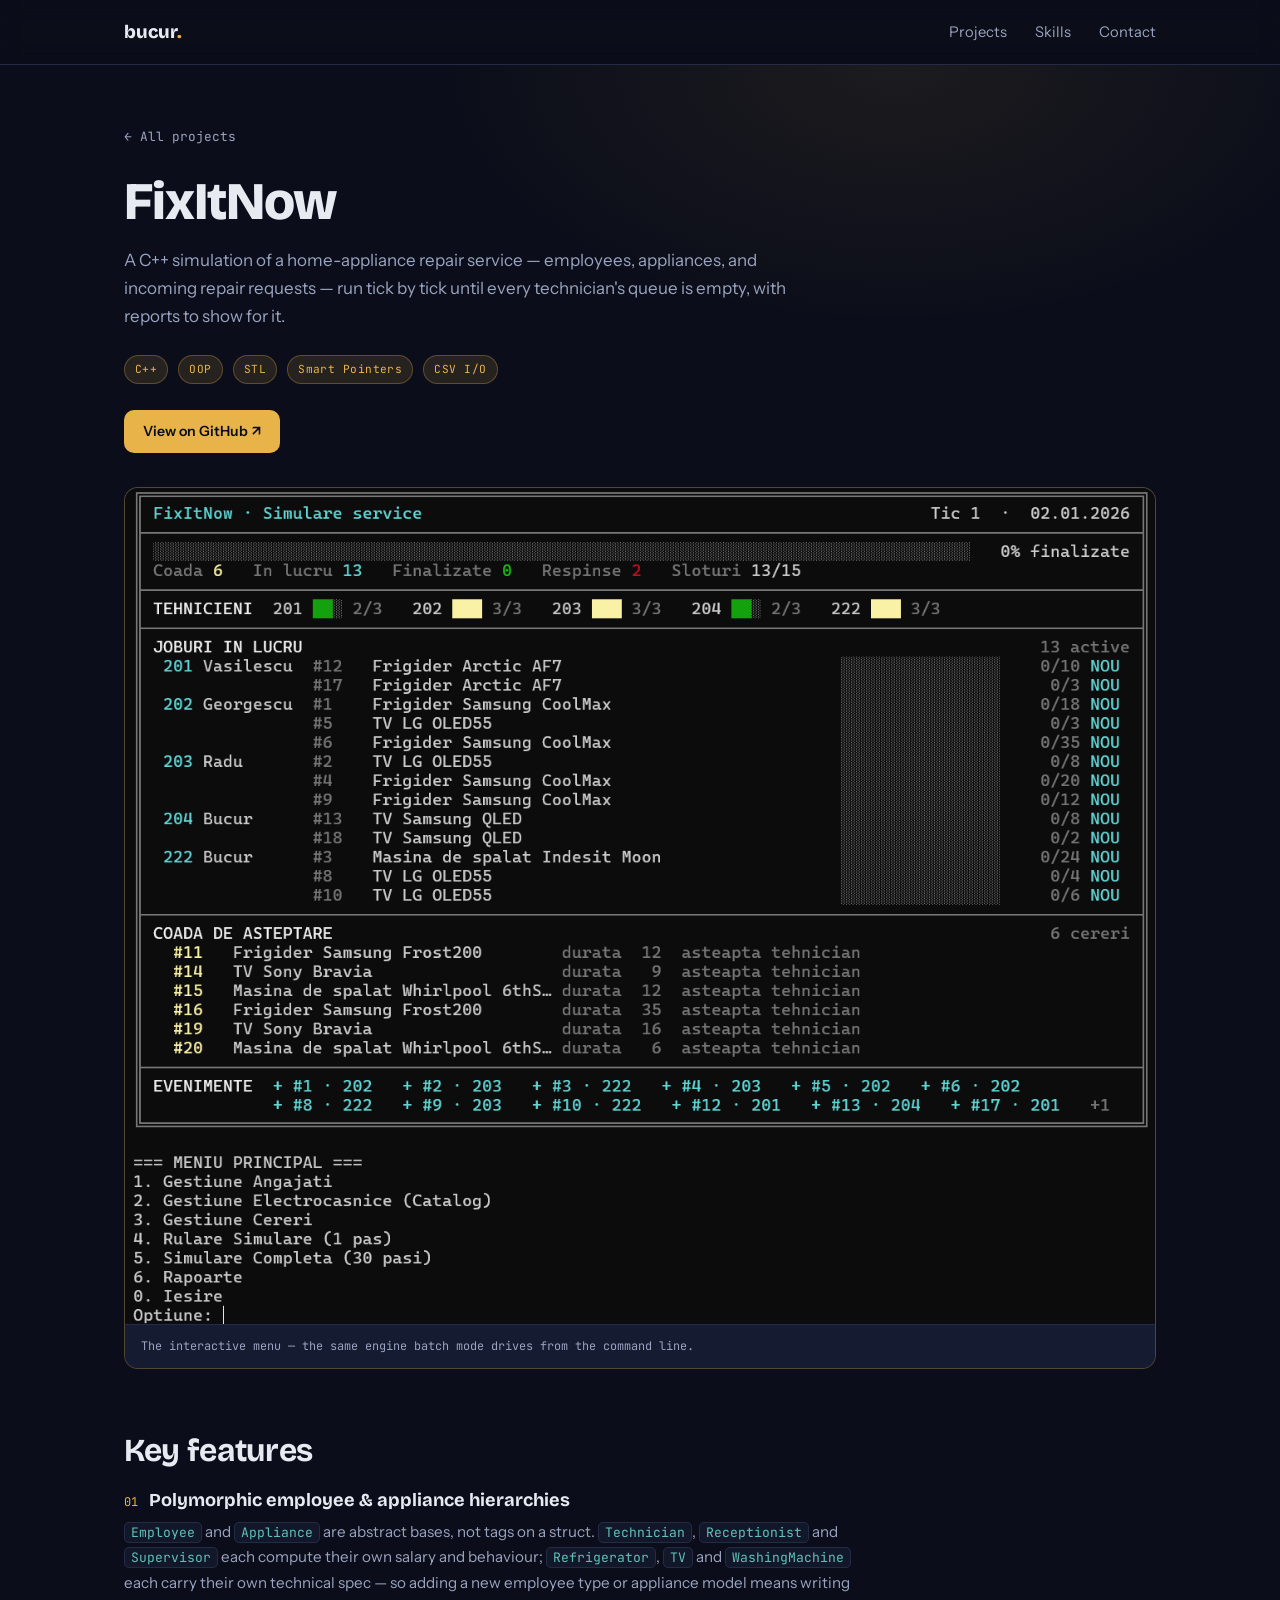
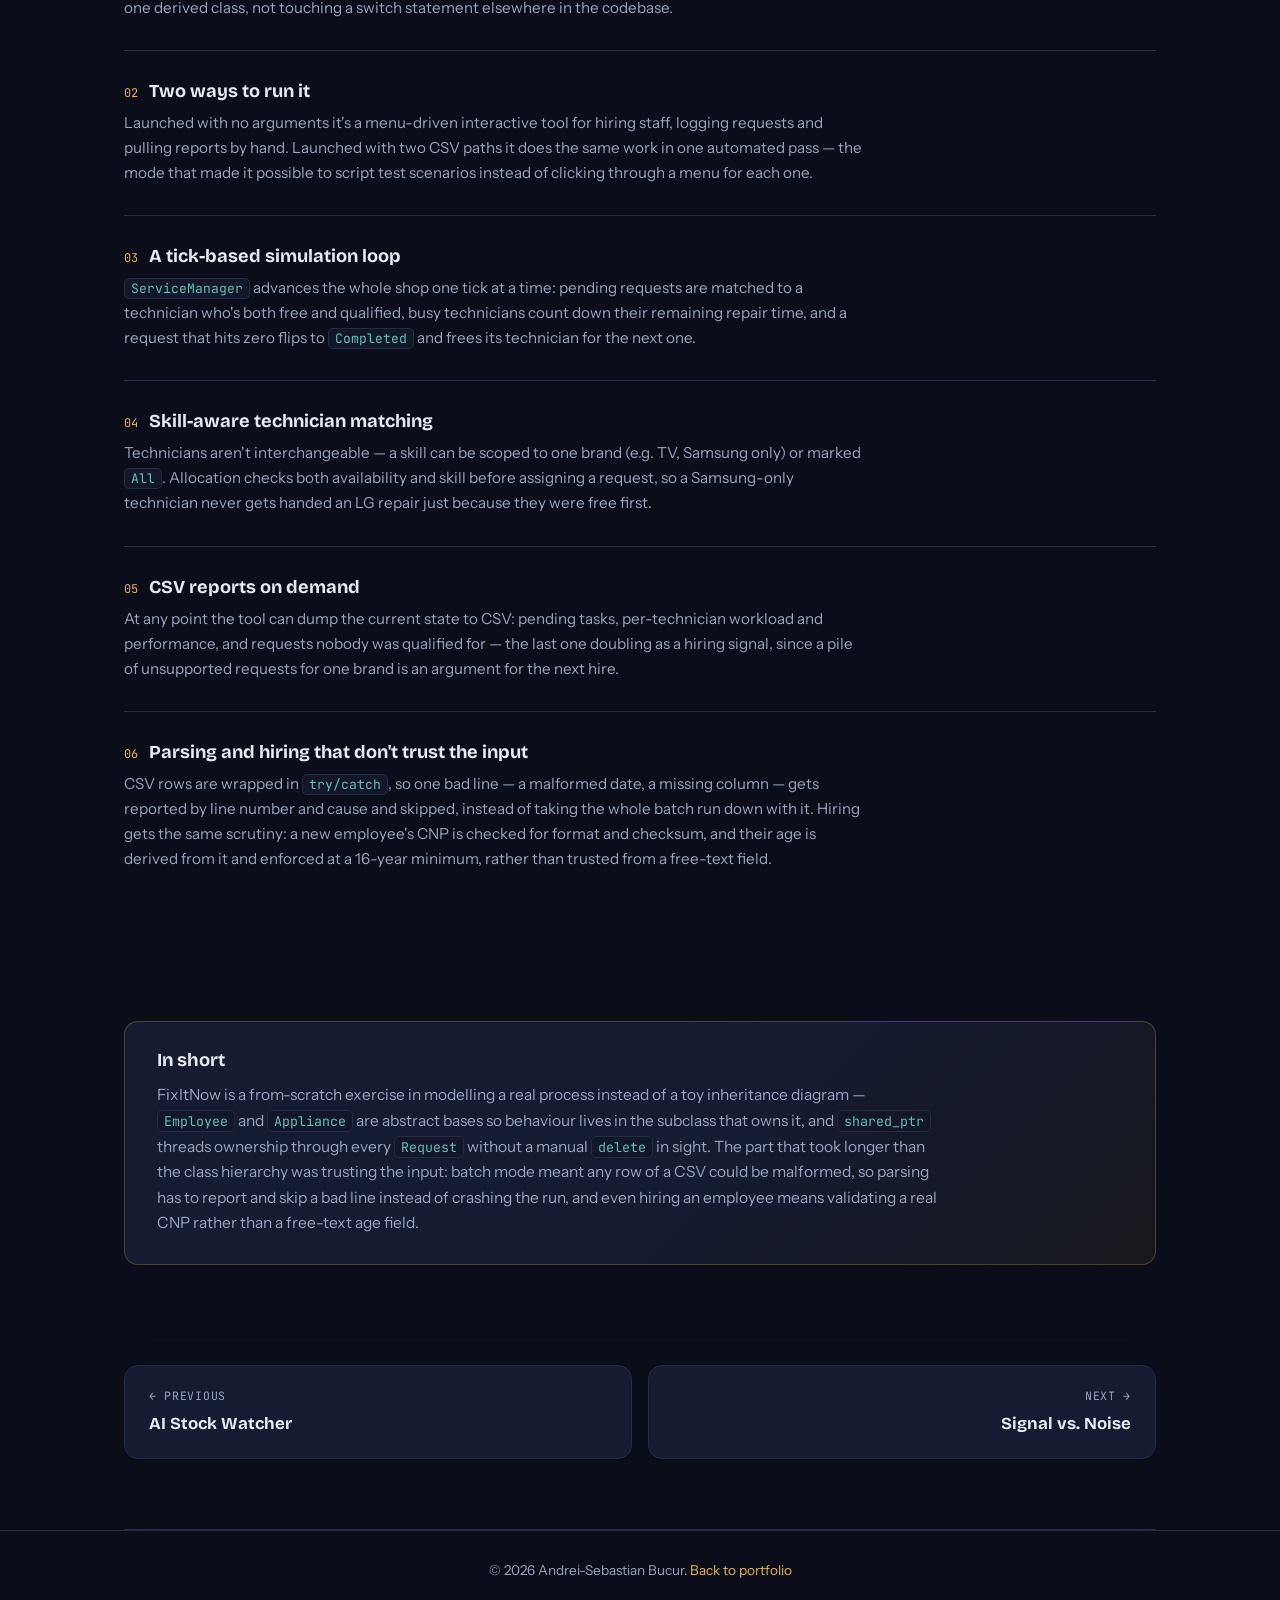
<file: projects/fixitnow.html>
<!DOCTYPE html>
<html lang="en">
<head>
<meta charset="UTF-8">
<meta name="viewport" content="width=device-width, initial-scale=1.0">
<meta name="theme-color" content="#0B0E1A">
<meta name="description" content="FixItNow — a C++ OOP simulation of a home-appliance repair service, with a tick-based allocation engine, skill-aware technician matching, and CSV reporting.">
<title>FixItNow — Andrei-Sebastian Bucur</title>
<link rel="preconnect" href="https://fonts.googleapis.com">
<link rel="preconnect" href="https://fonts.gstatic.com" crossorigin>
<link href="https://fonts.googleapis.com/css2?family=Bricolage+Grotesque:opsz,wght@12..96,400;12..96,600;12..96,700;12..96,800&family=Instrument+Sans:wght@400;500;600&family=JetBrains+Mono:wght@400;500&display=swap" rel="stylesheet">
<link rel="stylesheet" href="../assets/site.css">
</head>
<body>

<nav id="nav">
  <div class="scroll-progress" id="scrollProgress"></div>
  <div class="wrap nav-inner">
    <a class="logo" href="../index.html">bucur<span>.</span></a>
    <div class="nav-links">
      <a href="../index.html#projects">Projects</a>
      <a href="../index.html#skills">Skills</a>
      <a href="../index.html#contact">Contact</a>
    </div>
  </div>
</nav>

<header class="case-hero">
  <div class="wrap">
    <a class="back-link" href="../index.html#projects"><span class="arw">←</span> All projects</a>
    <h1>FixItNow</h1>
    <p class="case-tagline">A C++ simulation of a home-appliance repair service — employees, appliances, and incoming repair requests — run tick by tick until every technician's queue is empty, with reports to show for it.</p>
    <div class="case-meta">
      <span class="tag">C++</span><span class="tag">OOP</span><span class="tag">STL</span>
      <span class="tag">Smart Pointers</span><span class="tag">CSV I/O</span>
    </div>
    <div class="case-links">
      <a class="btn btn-primary btn-sm" href="https://github.com/Babundru/FixItNow" target="_blank" rel="noopener">View on GitHub ↗</a>
    </div>

    <figure class="shot hero-shot">
      <img src="../images/fixitnow/hero.png" alt="The FixItNow interactive menu in a terminal, listing employee, request and report options" loading="lazy">
      <figcaption>The interactive menu — the same engine batch mode drives from the command line.</figcaption>
    </figure>
  </div>
</header>

<main>

<section class="case-sec">
  <div class="wrap">
    <h2>Key features</h2>
    <div class="features">

      <div class="feature wide">
        <div class="feature-text">
          <h3><span class="idx">01</span> Polymorphic employee &amp; appliance hierarchies</h3>
          <p><code>Employee</code> and <code>Appliance</code> are abstract bases, not tags on a struct. <code>Technician</code>, <code>Receptionist</code> and <code>Supervisor</code> each compute their own salary and behaviour; <code>Refrigerator</code>, <code>TV</code> and <code>WashingMachine</code> each carry their own technical spec — so adding a new employee type or appliance model means writing one derived class, not touching a switch statement elsewhere in the codebase.</p>
        </div>
      </div>

      <div class="feature wide">
        <div class="feature-text">
          <h3><span class="idx">02</span> Two ways to run it</h3>
          <p>Launched with no arguments it's a menu-driven interactive tool for hiring staff, logging requests and pulling reports by hand. Launched with two CSV paths it does the same work in one automated pass — the mode that made it possible to script test scenarios instead of clicking through a menu for each one.</p>
        </div>
      </div>

      <div class="feature wide">
        <div class="feature-text">
          <h3><span class="idx">03</span> A tick-based simulation loop</h3>
          <p><code>ServiceManager</code> advances the whole shop one tick at a time: pending requests are matched to a technician who's both free and qualified, busy technicians count down their remaining repair time, and a request that hits zero flips to <code>Completed</code> and frees its technician for the next one.</p>
        </div>
      </div>

      <div class="feature wide">
        <div class="feature-text">
          <h3><span class="idx">04</span> Skill-aware technician matching</h3>
          <p>Technicians aren't interchangeable — a skill can be scoped to one brand (e.g. TV, Samsung only) or marked <code>All</code>. Allocation checks both availability and skill before assigning a request, so a Samsung-only technician never gets handed an LG repair just because they were free first.</p>
        </div>
      </div>

      <div class="feature wide">
        <div class="feature-text">
          <h3><span class="idx">05</span> CSV reports on demand</h3>
          <p>At any point the tool can dump the current state to CSV: pending tasks, per-technician workload and performance, and requests nobody was qualified for — the last one doubling as a hiring signal, since a pile of unsupported requests for one brand is an argument for the next hire.</p>
        </div>
      </div>

      <div class="feature wide">
        <div class="feature-text">
          <h3><span class="idx">06</span> Parsing and hiring that don't trust the input</h3>
          <p>CSV rows are wrapped in <code>try/catch</code>, so one bad line — a malformed date, a missing column — gets reported by line number and cause and skipped, instead of taking the whole batch run down with it. Hiring gets the same scrutiny: a new employee's CNP is checked for format and checksum, and their age is derived from it and enforced at a 16-year minimum, rather than trusted from a free-text field.</p>
        </div>
      </div>

    </div>
  </div>
</section>

<section class="case-sec">
  <div class="wrap">
    <div class="summary">
      <h2>In short</h2>
      <p>FixItNow is a from-scratch exercise in modelling a real process instead of a toy inheritance diagram — <code>Employee</code> and <code>Appliance</code> are abstract bases so behaviour lives in the subclass that owns it, and <code>shared_ptr</code> threads ownership through every <code>Request</code> without a manual <code>delete</code> in sight. The part that took longer than the class hierarchy was trusting the input: batch mode meant any row of a CSV could be malformed, so parsing has to report and skip a bad line instead of crashing the run, and even hiring an employee means validating a real CNP rather than a free-text age field.</p>
    </div>
  </div>
</section>

<div class="wrap">
  <nav class="case-nav">
    <a class="prev" href="stock-watcher.html">
      <div class="dir">← PREVIOUS</div>
      <div class="nm">AI Stock Watcher</div>
    </a>
    <a class="next" href="signal-vs-noise.html">
      <div class="dir">NEXT →</div>
      <div class="nm">Signal vs. Noise</div>
    </a>
  </nav>
</div>

</main>

<footer>
  <div class="wrap">© 2026 Andrei-Sebastian Bucur<span>.</span> <a href="../index.html" style="color:var(--amber)">Back to portfolio</a></div>
</footer>

<script src="../assets/site.js"></script>
</body>
</html>
</file>
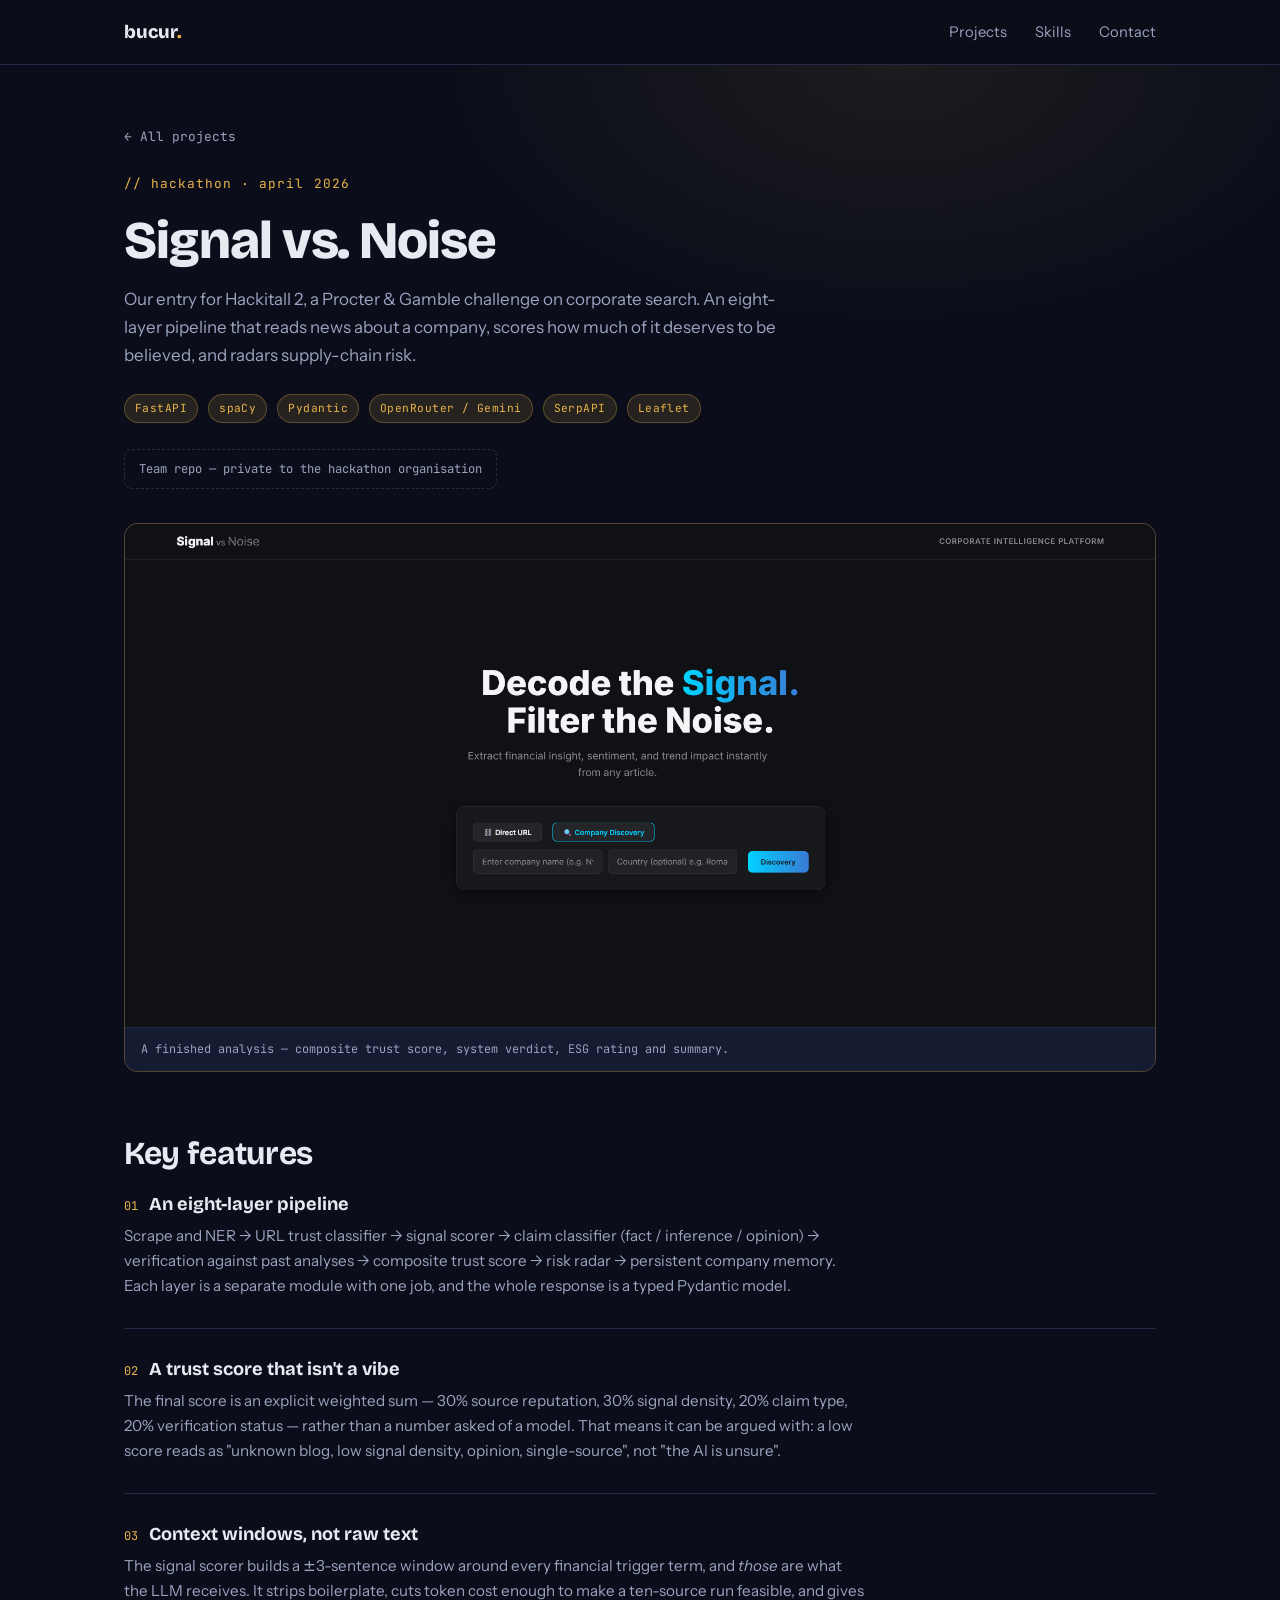
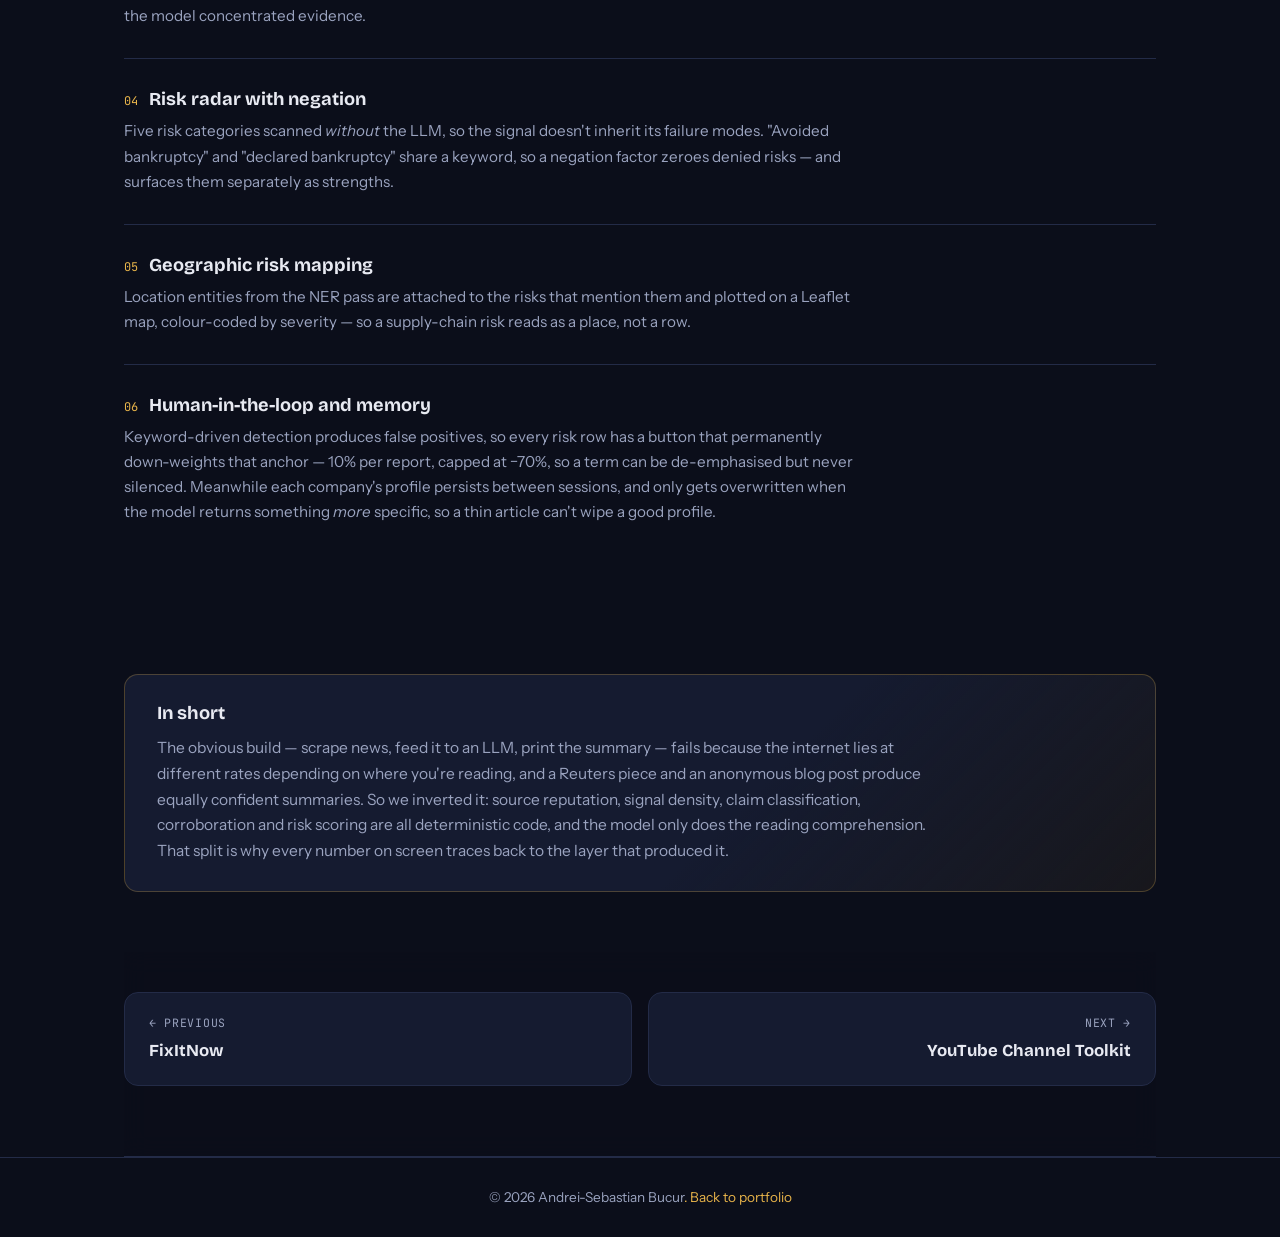
<file: projects/signal-vs-noise.html>
<!DOCTYPE html>
<html lang="en">
<head>
<meta charset="UTF-8">
<meta name="viewport" content="width=device-width, initial-scale=1.0">
<meta name="theme-color" content="#0B0E1A">
<meta name="description" content="Signal vs. Noise — a Hackitall 2 (P&G) entry: an eight-layer corporate-intelligence pipeline that scores how much to trust a news article about a company and radars supply-chain risk.">
<title>Signal vs. Noise — Andrei-Sebastian Bucur</title>
<link rel="preconnect" href="https://fonts.googleapis.com">
<link rel="preconnect" href="https://fonts.gstatic.com" crossorigin>
<link href="https://fonts.googleapis.com/css2?family=Bricolage+Grotesque:opsz,wght@12..96,400;12..96,600;12..96,700;12..96,800&family=Instrument+Sans:wght@400;500;600&family=JetBrains+Mono:wght@400;500&display=swap" rel="stylesheet">
<link rel="stylesheet" href="../assets/site.css">
</head>
<body>

<nav id="nav">
  <div class="scroll-progress" id="scrollProgress"></div>
  <div class="wrap nav-inner">
    <a class="logo" href="../index.html">bucur<span>.</span></a>
    <div class="nav-links">
      <a href="../index.html#projects">Projects</a>
      <a href="../index.html#skills">Skills</a>
      <a href="../index.html#contact">Contact</a>
    </div>
  </div>
</nav>

<header class="case-hero">
  <div class="wrap">
    <a class="back-link" href="../index.html#projects"><span class="arw">←</span> All projects</a>
    <p class="eyebrow">// hackathon · april 2026</p>
    <h1>Signal vs. Noise</h1>
    <p class="case-tagline">Our entry for Hackitall 2, a Procter &amp; Gamble challenge on corporate search. An eight-layer pipeline that reads news about a company, scores how much of it deserves to be believed, and radars supply-chain risk.</p>
    <div class="case-meta">
      <span class="tag">FastAPI</span><span class="tag">spaCy</span><span class="tag">Pydantic</span>
      <span class="tag">OpenRouter / Gemini</span><span class="tag">SerpAPI</span><span class="tag">Leaflet</span>
    </div>
    <div class="case-links">
      <span class="repo-note">Team repo — private to the hackathon organisation</span>
    </div>

    <figure class="shot hero-shot">
      <img src="../images/signal/hero.png" alt="A completed Signal vs. Noise analysis card with composite trust score, ESG score and AI summary" loading="lazy">
      <figcaption>A finished analysis — composite trust score, system verdict, ESG rating and summary.</figcaption>
    </figure>
  </div>
</header>

<main>

<section class="case-sec">
  <div class="wrap">
    <h2>Key features</h2>
    <div class="features">

      <div class="feature wide">
        <div class="feature-text">
          <h3><span class="idx">01</span> An eight-layer pipeline</h3>
          <p>Scrape and NER → URL trust classifier → signal scorer → claim classifier (fact / inference / opinion) → verification against past analyses → composite trust score → risk radar → persistent company memory. Each layer is a separate module with one job, and the whole response is a typed Pydantic model.</p>
        </div>
      </div>

      <div class="feature wide">
        <div class="feature-text">
          <h3><span class="idx">02</span> A trust score that isn't a vibe</h3>
          <p>The final score is an explicit weighted sum — 30% source reputation, 30% signal density, 20% claim type, 20% verification status — rather than a number asked of a model. That means it can be argued with: a low score reads as "unknown blog, low signal density, opinion, single-source", not "the AI is unsure".</p>
        </div>
      </div>

      <div class="feature wide">
        <div class="feature-text">
          <h3><span class="idx">03</span> Context windows, not raw text</h3>
          <p>The signal scorer builds a ±3-sentence window around every financial trigger term, and <em>those</em> are what the LLM receives. It strips boilerplate, cuts token cost enough to make a ten-source run feasible, and gives the model concentrated evidence.</p>
        </div>
      </div>

      <div class="feature wide">
        <div class="feature-text">
          <h3><span class="idx">04</span> Risk radar with negation</h3>
          <p>Five risk categories scanned <em>without</em> the LLM, so the signal doesn't inherit its failure modes. "Avoided bankruptcy" and "declared bankruptcy" share a keyword, so a negation factor zeroes denied risks — and surfaces them separately as strengths.</p>
        </div>
      </div>

      <div class="feature wide">
        <div class="feature-text">
          <h3><span class="idx">05</span> Geographic risk mapping</h3>
          <p>Location entities from the NER pass are attached to the risks that mention them and plotted on a Leaflet map, colour-coded by severity — so a supply-chain risk reads as a place, not a row.</p>
        </div>
      </div>

      <div class="feature wide">
        <div class="feature-text">
          <h3><span class="idx">06</span> Human-in-the-loop and memory</h3>
          <p>Keyword-driven detection produces false positives, so every risk row has a button that permanently down-weights that anchor — 10% per report, capped at −70%, so a term can be de-emphasised but never silenced. Meanwhile each company's profile persists between sessions, and only gets overwritten when the model returns something <em>more</em> specific, so a thin article can't wipe a good profile.</p>
        </div>
      </div>

    </div>
  </div>
</section>

<section class="case-sec">
  <div class="wrap">
    <div class="summary">
      <h2>In short</h2>
      <p>The obvious build — scrape news, feed it to an LLM, print the summary — fails because the internet lies at different rates depending on where you're reading, and a Reuters piece and an anonymous blog post produce equally confident summaries. So we inverted it: source reputation, signal density, claim classification, corroboration and risk scoring are all deterministic code, and the model only does the reading comprehension. That split is why every number on screen traces back to the layer that produced it.</p>
    </div>
  </div>
</section>

<div class="wrap">
  <nav class="case-nav">
    <a class="prev" href="fixitnow.html">
      <div class="dir">← PREVIOUS</div>
      <div class="nm">FixItNow</div>
    </a>
    <a class="next" href="youtube-toolkit.html">
      <div class="dir">NEXT →</div>
      <div class="nm">YouTube Channel Toolkit</div>
    </a>
  </nav>
</div>

</main>

<footer>
  <div class="wrap">© 2026 Andrei-Sebastian Bucur<span>.</span> <a href="../index.html" style="color:var(--amber)">Back to portfolio</a></div>
</footer>

<script src="../assets/site.js"></script>
</body>
</html>
</file>
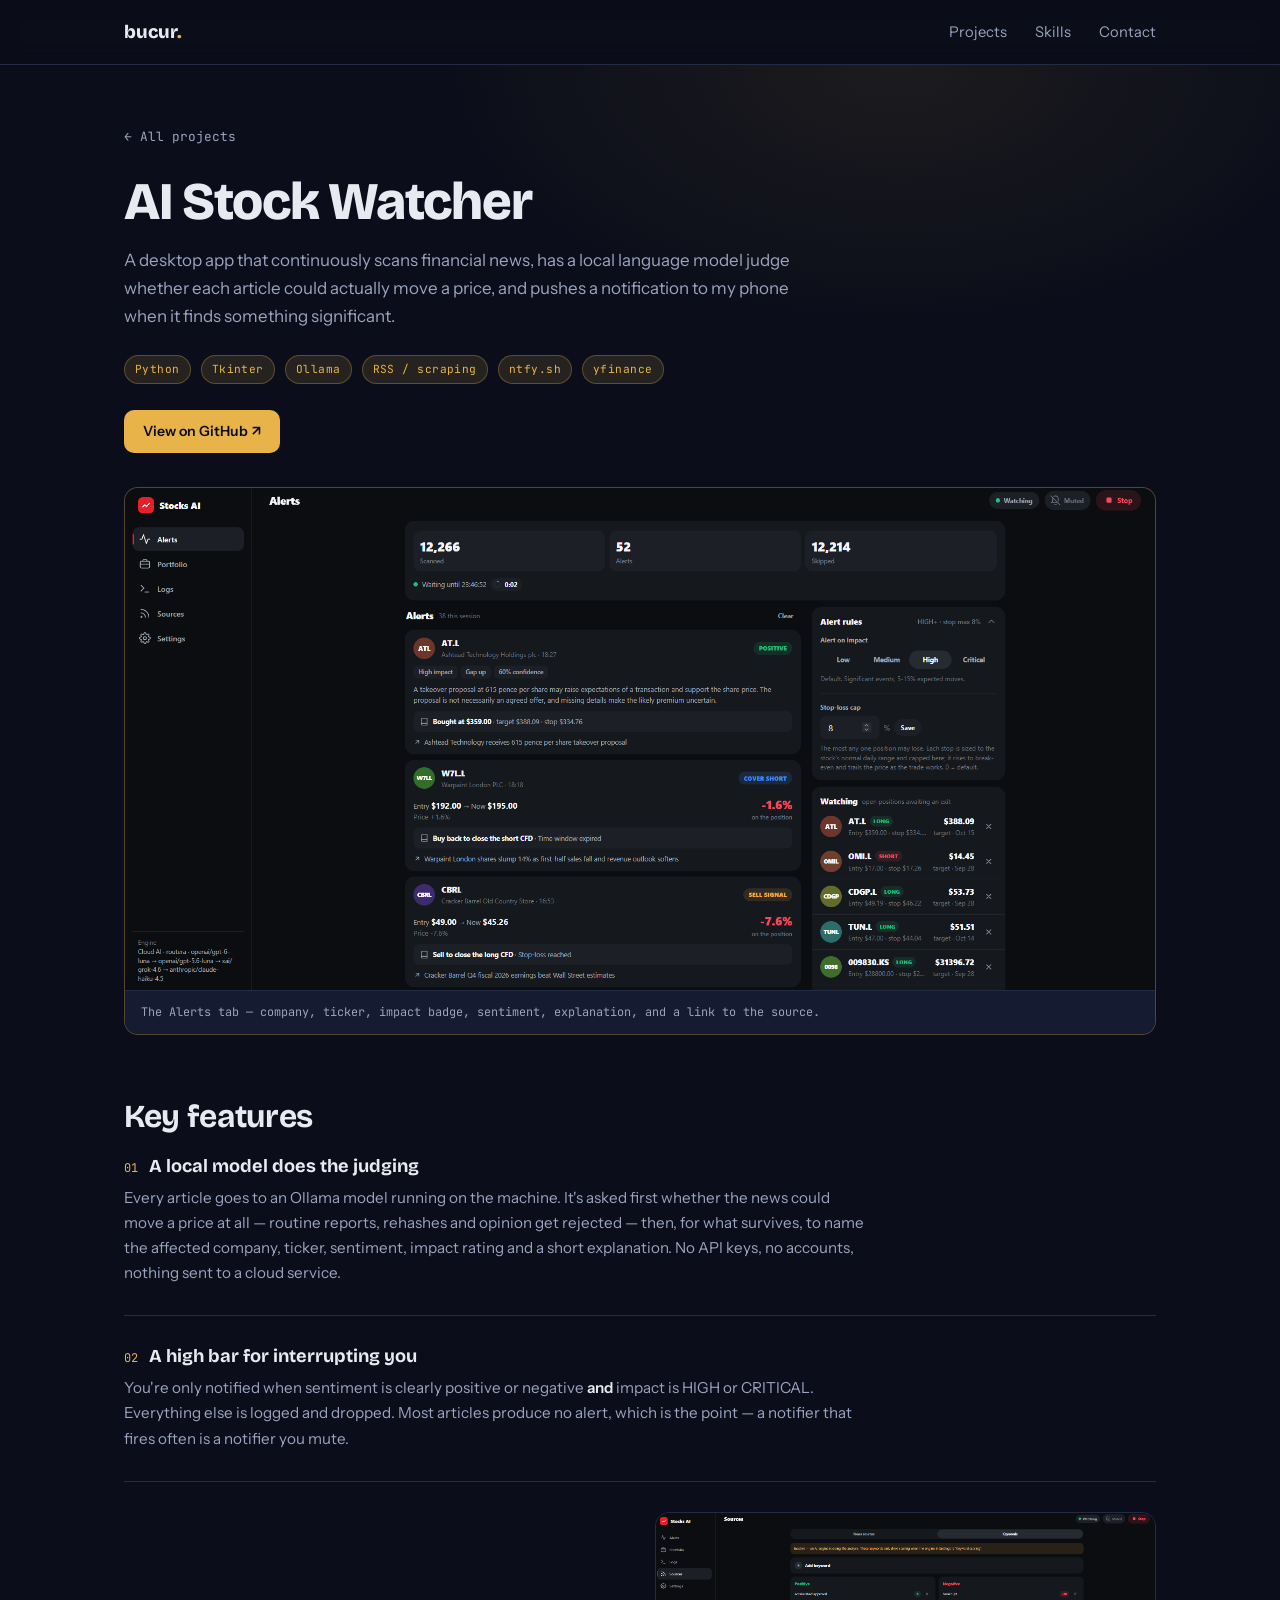
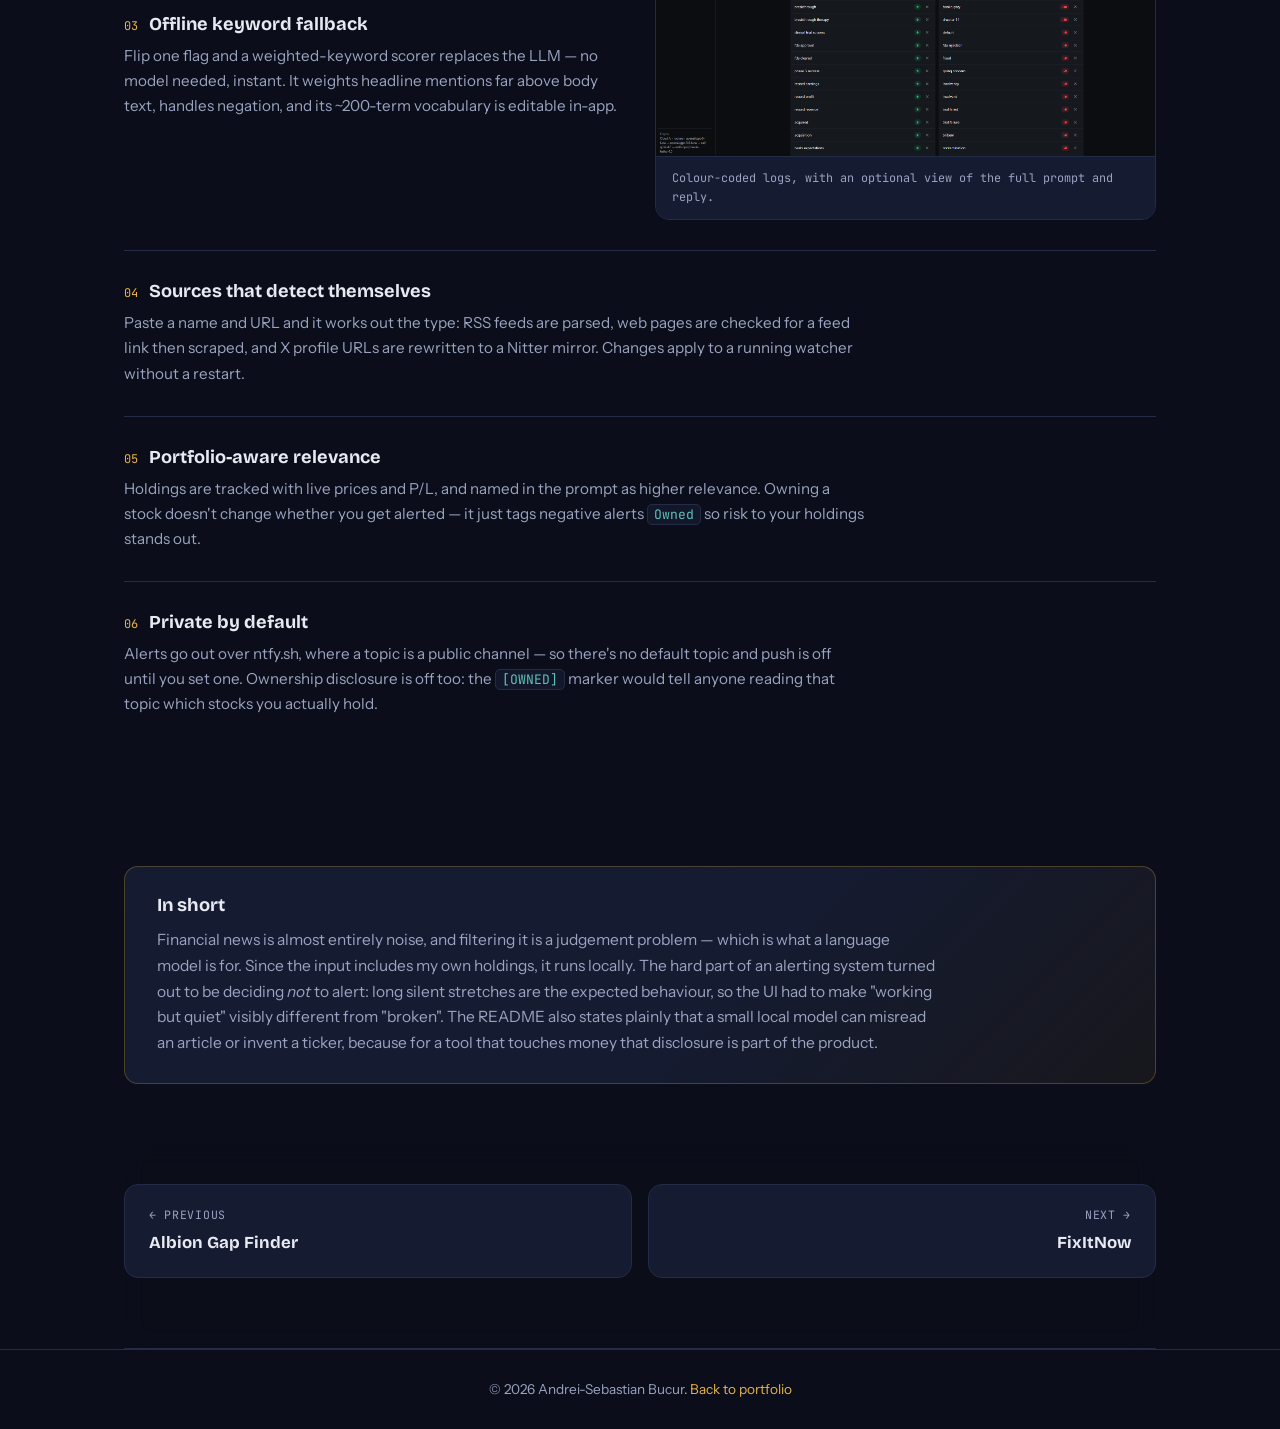
<file: projects/stock-watcher.html>
<!DOCTYPE html>
<html lang="en">
<head>
<meta charset="UTF-8">
<meta name="viewport" content="width=device-width, initial-scale=1.0">
<meta name="theme-color" content="#0B0E1A">
<meta name="description" content="AI Stock Watcher — a desktop app that scans financial news, has a local Ollama model judge each article's market impact, and pushes a phone notification only on genuine signal.">
<title>AI Stock Watcher — Andrei-Sebastian Bucur</title>
<link rel="preconnect" href="https://fonts.googleapis.com">
<link rel="preconnect" href="https://fonts.gstatic.com" crossorigin>
<link href="https://fonts.googleapis.com/css2?family=Bricolage+Grotesque:opsz,wght@12..96,400;12..96,600;12..96,700;12..96,800&family=Instrument+Sans:wght@400;500;600&family=JetBrains+Mono:wght@400;500&display=swap" rel="stylesheet">
<link rel="stylesheet" href="../assets/site.css">
</head>
<body>

<nav id="nav">
  <div class="scroll-progress" id="scrollProgress"></div>
  <div class="wrap nav-inner">
    <a class="logo" href="../index.html">bucur<span>.</span></a>
    <div class="nav-links">
      <a href="../index.html#projects">Projects</a>
      <a href="../index.html#skills">Skills</a>
      <a href="../index.html#contact">Contact</a>
    </div>
  </div>
</nav>

<header class="case-hero">
  <div class="wrap">
    <a class="back-link" href="../index.html#projects"><span class="arw">←</span> All projects</a>
    <h1>AI Stock Watcher</h1>
    <p class="case-tagline">A desktop app that continuously scans financial news, has a local language model judge whether each article could actually move a price, and pushes a notification to my phone when it finds something significant.</p>
    <div class="case-meta">
      <span class="tag">Python</span><span class="tag">Tkinter</span><span class="tag">Ollama</span>
      <span class="tag">RSS / scraping</span><span class="tag">ntfy.sh</span><span class="tag">yfinance</span>
    </div>
    <div class="case-links">
      <a class="btn btn-primary btn-sm" href="https://github.com/Babundru/AI-Stock-Watcher" target="_blank" rel="noopener">View on GitHub ↗</a>
    </div>

    <figure class="shot hero-shot">
      <img src="../images/stocks/hero.png" alt="The Alerts tab showing alert cards with company, ticker, impact badge, sentiment and analyst explanation" loading="lazy">
      <figcaption>The Alerts tab — company, ticker, impact badge, sentiment, explanation, and a link to the source.</figcaption>
    </figure>
  </div>
</header>

<main>

<section class="case-sec">
  <div class="wrap">
    <h2>Key features</h2>
    <div class="features">

      <div class="feature wide">
        <div class="feature-text">
          <h3><span class="idx">01</span> A local model does the judging</h3>
          <p>Every article goes to an Ollama model running on the machine. It's asked first whether the news could move a price at all — routine reports, rehashes and opinion get rejected — then, for what survives, to name the affected company, ticker, sentiment, impact rating and a short explanation. No API keys, no accounts, nothing sent to a cloud service.</p>
        </div>
      </div>

      <div class="feature wide">
        <div class="feature-text">
          <h3><span class="idx">02</span> A high bar for interrupting you</h3>
          <p>You're only notified when sentiment is clearly positive or negative <strong>and</strong> impact is HIGH or CRITICAL. Everything else is logged and dropped. Most articles produce no alert, which is the point — a notifier that fires often is a notifier you mute.</p>
        </div>
      </div>

      <div class="feature">
        <div class="feature-text">
          <h3><span class="idx">03</span> Offline keyword fallback</h3>
          <p>Flip one flag and a weighted-keyword scorer replaces the LLM — no model needed, instant. It weights headline mentions far above body text, handles negation, and its ~200-term vocabulary is editable in-app.</p>
        </div>
        <figure class="shot">
          <img src="../images/stocks/logs.png" alt="The Logs tab with colour-coded activity and the AI traffic toggle enabled" loading="lazy">
          <figcaption>Colour-coded logs, with an optional view of the full prompt and reply.</figcaption>
        </figure>
      </div>

      <div class="feature wide">
        <div class="feature-text">
          <h3><span class="idx">04</span> Sources that detect themselves</h3>
          <p>Paste a name and URL and it works out the type: RSS feeds are parsed, web pages are checked for a feed link then scraped, and X profile URLs are rewritten to a Nitter mirror. Changes apply to a running watcher without a restart.</p>
        </div>
      </div>

      <div class="feature wide">
        <div class="feature-text">
          <h3><span class="idx">05</span> Portfolio-aware relevance</h3>
          <p>Holdings are tracked with live prices and P/L, and named in the prompt as higher relevance. Owning a stock doesn't change whether you get alerted — it just tags negative alerts <code>Owned</code> so risk to your holdings stands out.</p>
        </div>
      </div>

      <div class="feature wide">
        <div class="feature-text">
          <h3><span class="idx">06</span> Private by default</h3>
          <p>Alerts go out over ntfy.sh, where a topic is a public channel — so there's no default topic and push is off until you set one. Ownership disclosure is off too: the <code>[OWNED]</code> marker would tell anyone reading that topic which stocks you actually hold.</p>
        </div>
      </div>

    </div>
  </div>
</section>

<section class="case-sec">
  <div class="wrap">
    <div class="summary">
      <h2>In short</h2>
      <p>Financial news is almost entirely noise, and filtering it is a judgement problem — which is what a language model is for. Since the input includes my own holdings, it runs locally. The hard part of an alerting system turned out to be deciding <em>not</em> to alert: long silent stretches are the expected behaviour, so the UI had to make "working but quiet" visibly different from "broken". The README also states plainly that a small local model can misread an article or invent a ticker, because for a tool that touches money that disclosure is part of the product.</p>
    </div>
  </div>
</section>

<div class="wrap">
  <nav class="case-nav">
    <a class="prev" href="albion-gap-finder.html">
      <div class="dir">← PREVIOUS</div>
      <div class="nm">Albion Gap Finder</div>
    </a>
    <a class="next" href="fixitnow.html">
      <div class="dir">NEXT →</div>
      <div class="nm">FixItNow</div>
    </a>
  </nav>
</div>

</main>

<footer>
  <div class="wrap">© 2026 Andrei-Sebastian Bucur<span>.</span> <a href="../index.html" style="color:var(--amber)">Back to portfolio</a></div>
</footer>

<script src="../assets/site.js"></script>
</body>
</html>
</file>
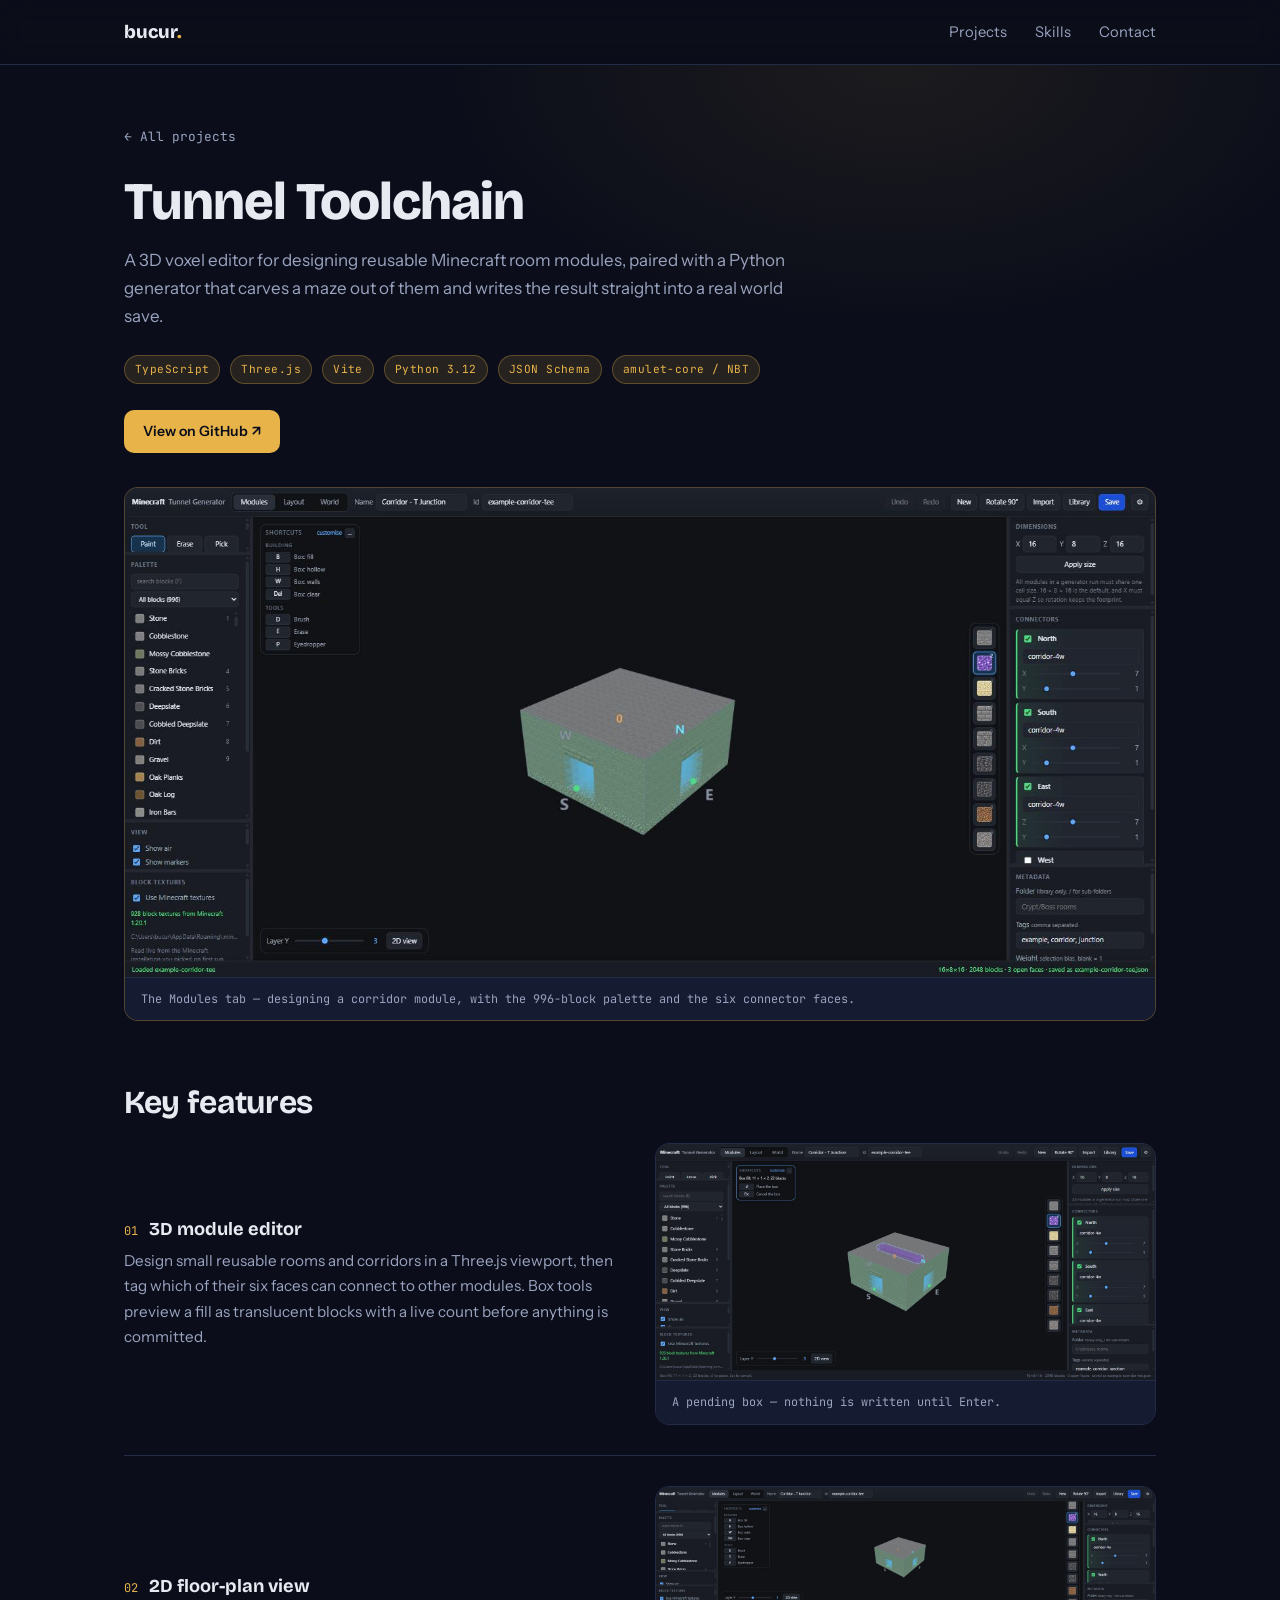
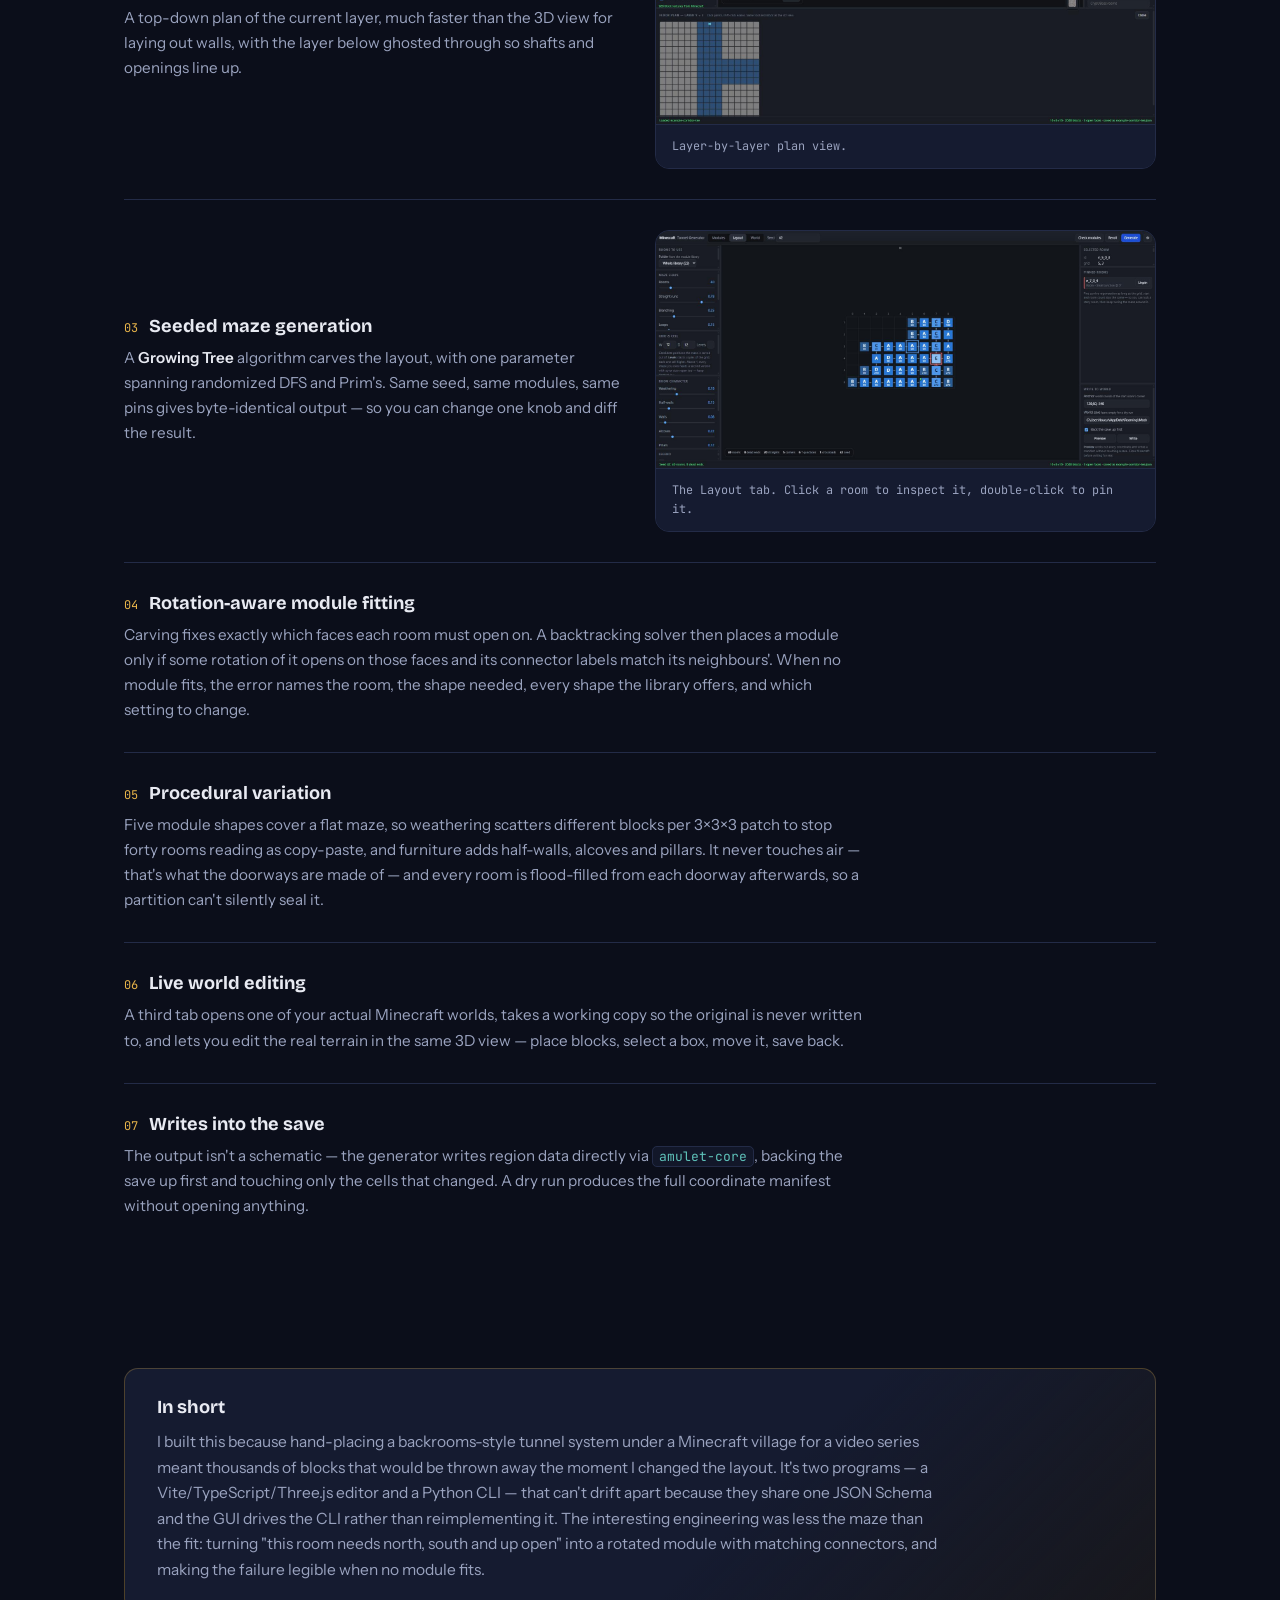
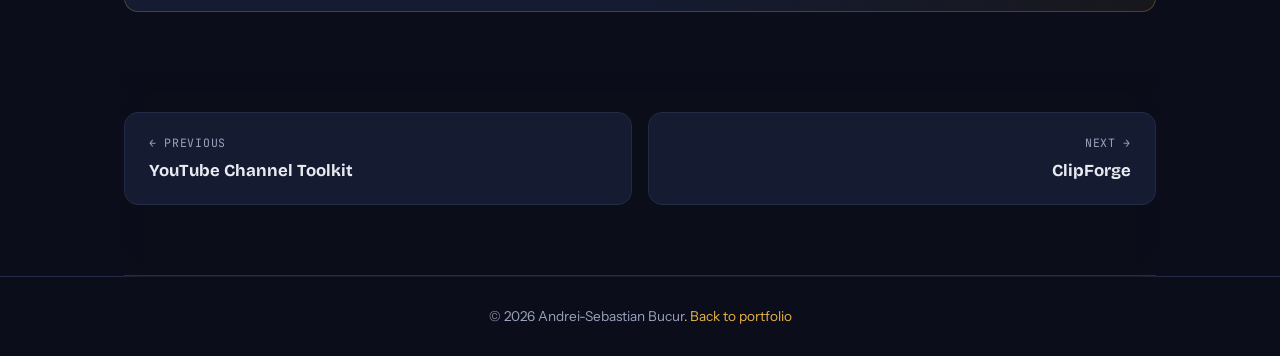
<file: projects/tunnel-toolchain.html>
<!DOCTYPE html>
<html lang="en">
<head>
<meta charset="UTF-8">
<meta name="viewport" content="width=device-width, initial-scale=1.0">
<meta name="theme-color" content="#0B0E1A">
<meta name="description" content="Tunnel Toolchain — a 3D voxel module editor in TypeScript and Three.js paired with a Python maze generator that writes tunnel systems directly into a Minecraft world save.">
<title>Tunnel Toolchain — Andrei-Sebastian Bucur</title>
<link rel="preconnect" href="https://fonts.googleapis.com">
<link rel="preconnect" href="https://fonts.gstatic.com" crossorigin>
<link href="https://fonts.googleapis.com/css2?family=Bricolage+Grotesque:opsz,wght@12..96,400;12..96,600;12..96,700;12..96,800&family=Instrument+Sans:wght@400;500;600&family=JetBrains+Mono:wght@400;500&display=swap" rel="stylesheet">
<link rel="stylesheet" href="../assets/site.css">
</head>
<body>

<nav id="nav">
  <div class="scroll-progress" id="scrollProgress"></div>
  <div class="wrap nav-inner">
    <a class="logo" href="../index.html">bucur<span>.</span></a>
    <div class="nav-links">
      <a href="../index.html#projects">Projects</a>
      <a href="../index.html#skills">Skills</a>
      <a href="../index.html#contact">Contact</a>
    </div>
  </div>
</nav>

<header class="case-hero">
  <div class="wrap">
    <a class="back-link" href="../index.html#projects"><span class="arw">←</span> All projects</a>
    <h1>Tunnel Toolchain</h1>
    <p class="case-tagline">A 3D voxel editor for designing reusable Minecraft room modules, paired with a Python generator that carves a maze out of them and writes the result straight into a real world save.</p>
    <div class="case-meta">
      <span class="tag">TypeScript</span><span class="tag">Three.js</span><span class="tag">Vite</span>
      <span class="tag">Python 3.12</span><span class="tag">JSON Schema</span><span class="tag">amulet-core / NBT</span>
    </div>
    <div class="case-links">
      <a class="btn btn-primary btn-sm" href="https://github.com/Babundru/Minecraft-Tunnel-Generator" target="_blank" rel="noopener">View on GitHub ↗</a>
    </div>

    <figure class="shot hero-shot">
      <img src="../images/tunnel/hero.png" alt="The Modules tab: a tunnel module open in the 3D voxel editor with the block palette, hotbar and connector panel" loading="lazy">
      <figcaption>The Modules tab — designing a corridor module, with the 996-block palette and the six connector faces.</figcaption>
    </figure>
  </div>
</header>

<main>

<section class="case-sec">
  <div class="wrap">
    <h2>Key features</h2>
    <div class="features">

      <div class="feature">
        <div class="feature-text">
          <h3><span class="idx">01</span> 3D module editor</h3>
          <p>Design small reusable rooms and corridors in a Three.js viewport, then tag which of their six faces can connect to other modules. Box tools preview a fill as translucent blocks with a live count before anything is committed.</p>
        </div>
        <figure class="shot">
          <img src="../images/tunnel/editor-3d.png" alt="A box fill pending in the editor, shown as translucent preview blocks with a block count" loading="lazy">
          <figcaption>A pending box — nothing is written until Enter.</figcaption>
        </figure>
      </div>

      <div class="feature">
        <div class="feature-text">
          <h3><span class="idx">02</span> 2D floor-plan view</h3>
          <p>A top-down plan of the current layer, much faster than the 3D view for laying out walls, with the layer below ghosted through so shafts and openings line up.</p>
        </div>
        <figure class="shot">
          <img src="../images/tunnel/editor-2d.png" alt="The 2D floor-plan view with the layer below showing through faintly" loading="lazy">
          <figcaption>Layer-by-layer plan view.</figcaption>
        </figure>
      </div>

      <div class="feature">
        <div class="feature-text">
          <h3><span class="idx">03</span> Seeded maze generation</h3>
          <p>A <strong>Growing Tree</strong> algorithm carves the layout, with one parameter spanning randomized DFS and Prim's. Same seed, same modules, same pins gives byte-identical output — so you can change one knob and diff the result.</p>
        </div>
        <figure class="shot">
          <img src="../images/tunnel/layout-map.png" alt="The Layout tab showing a generated maze map with legend, seed and pinned rooms" loading="lazy">
          <figcaption>The Layout tab. Click a room to inspect it, double-click to pin it.</figcaption>
        </figure>
      </div>

      <div class="feature wide">
        <div class="feature-text">
          <h3><span class="idx">04</span> Rotation-aware module fitting</h3>
          <p>Carving fixes exactly which faces each room must open on. A backtracking solver then places a module only if some rotation of it opens on those faces and its connector labels match its neighbours'. When no module fits, the error names the room, the shape needed, every shape the library offers, and which setting to change.</p>
        </div>
      </div>

      <div class="feature wide">
        <div class="feature-text">
          <h3><span class="idx">05</span> Procedural variation</h3>
          <p>Five module shapes cover a flat maze, so weathering scatters different blocks per 3×3×3 patch to stop forty rooms reading as copy-paste, and furniture adds half-walls, alcoves and pillars. It never touches air — that's what the doorways are made of — and every room is flood-filled from each doorway afterwards, so a partition can't silently seal it.</p>
        </div>
      </div>

      <div class="feature wide">
        <div class="feature-text">
          <h3><span class="idx">06</span> Live world editing</h3>
          <p>A third tab opens one of your actual Minecraft worlds, takes a working copy so the original is never written to, and lets you edit the real terrain in the same 3D view — place blocks, select a box, move it, save back.</p>
        </div>
      </div>

      <div class="feature wide">
        <div class="feature-text">
          <h3><span class="idx">07</span> Writes into the save</h3>
          <p>The output isn't a schematic — the generator writes region data directly via <code>amulet-core</code>, backing the save up first and touching only the cells that changed. A dry run produces the full coordinate manifest without opening anything.</p>
        </div>
      </div>

    </div>
  </div>
</section>

<section class="case-sec">
  <div class="wrap">
    <div class="summary">
      <h2>In short</h2>
      <p>I built this because hand-placing a backrooms-style tunnel system under a Minecraft village for a video series meant thousands of blocks that would be thrown away the moment I changed the layout. It's two programs — a Vite/TypeScript/Three.js editor and a Python CLI — that can't drift apart because they share one JSON Schema and the GUI drives the CLI rather than reimplementing it. The interesting engineering was less the maze than the fit: turning "this room needs north, south and up open" into a rotated module with matching connectors, and making the failure legible when no module fits.</p>
    </div>
  </div>
</section>

<div class="wrap">
  <nav class="case-nav">
    <a class="prev" href="youtube-toolkit.html">
      <div class="dir">← PREVIOUS</div>
      <div class="nm">YouTube Channel Toolkit</div>
    </a>
    <a class="next" href="clipforge.html">
      <div class="dir">NEXT →</div>
      <div class="nm">ClipForge</div>
    </a>
  </nav>
</div>

</main>

<footer>
  <div class="wrap">© 2026 Andrei-Sebastian Bucur<span>.</span> <a href="../index.html" style="color:var(--amber)">Back to portfolio</a></div>
</footer>

<script src="../assets/site.js"></script>
</body>
</html>
</file>
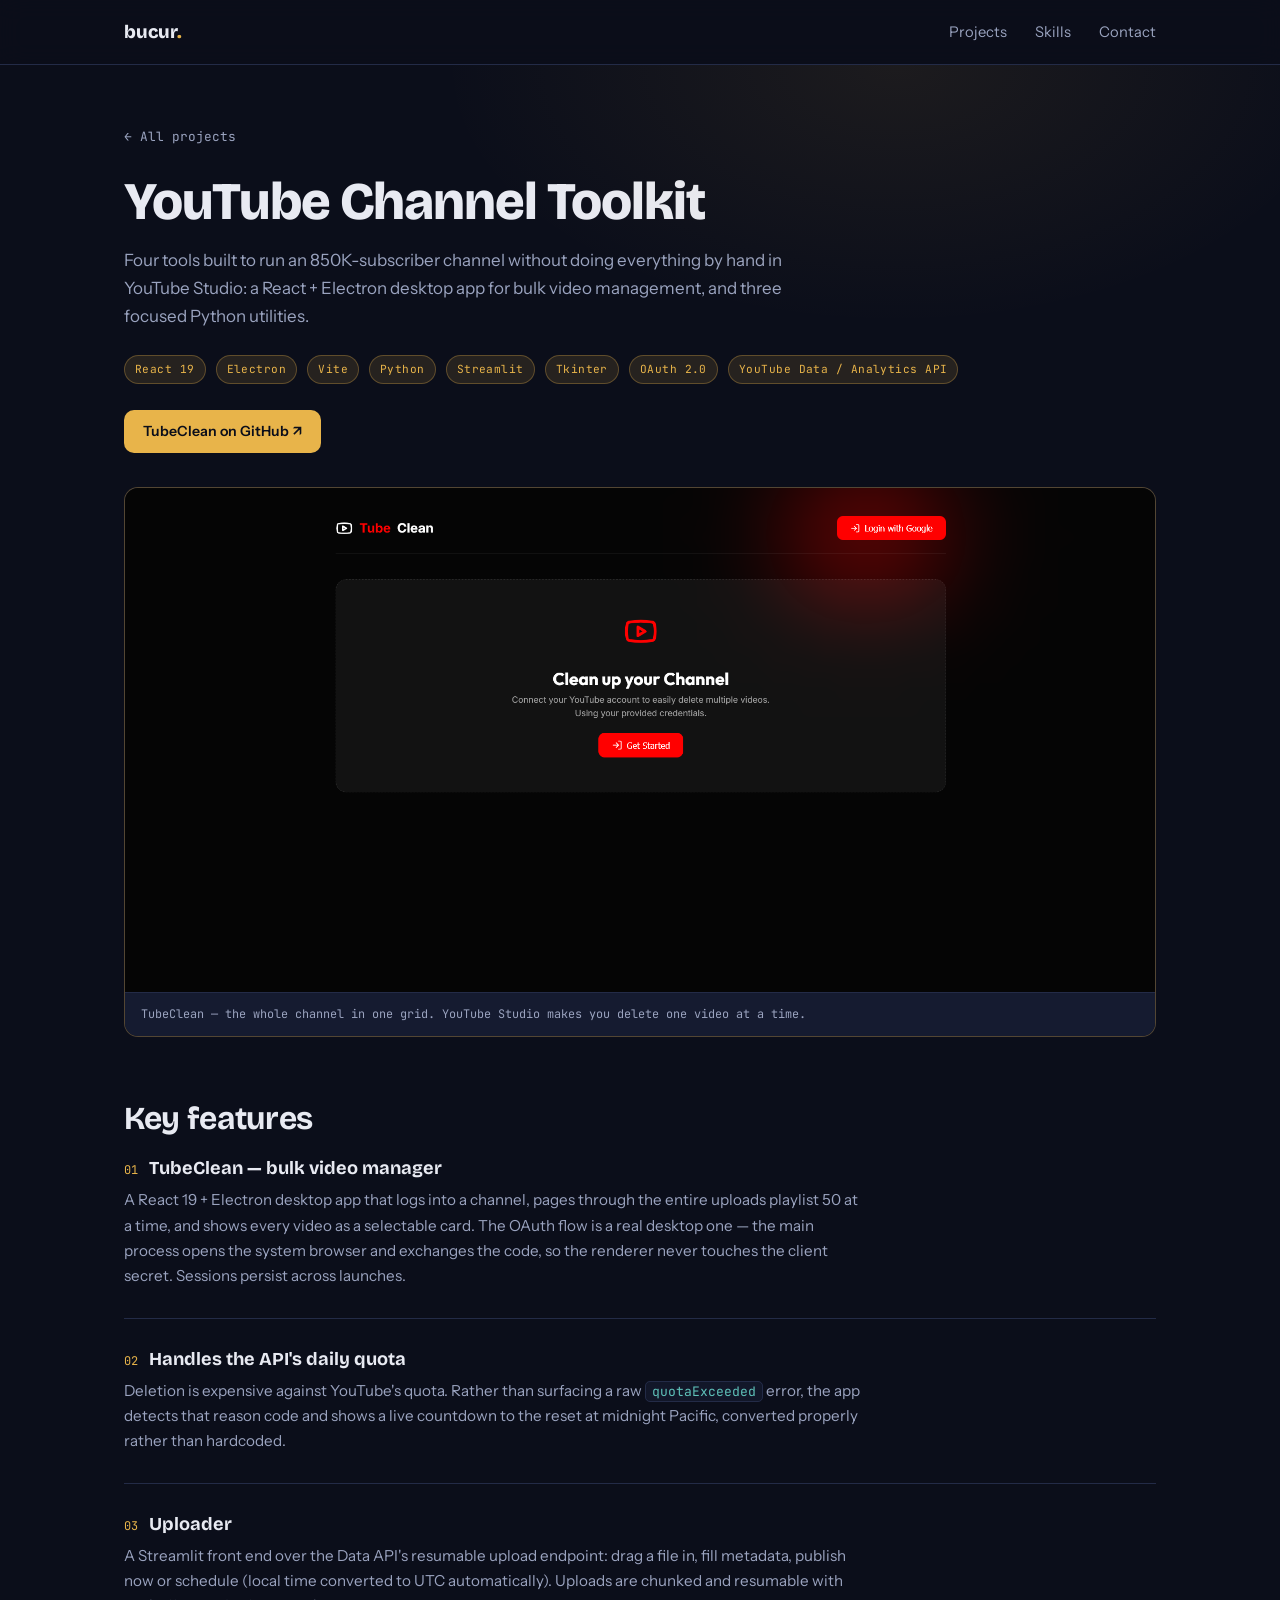
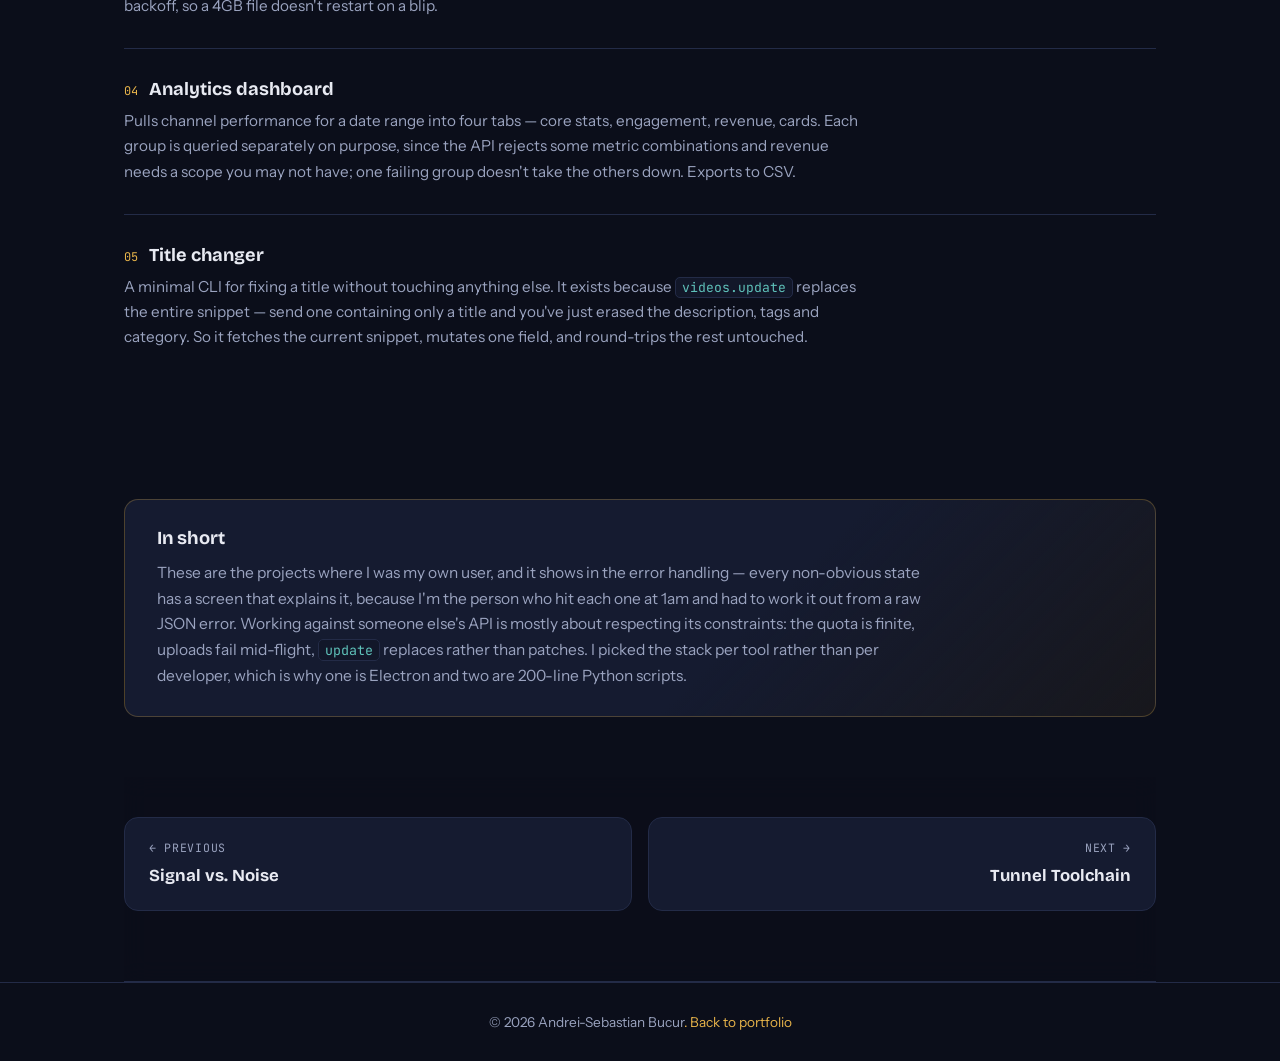
<file: projects/youtube-toolkit.html>
<!DOCTYPE html>
<html lang="en">
<head>
<meta charset="UTF-8">
<meta name="viewport" content="width=device-width, initial-scale=1.0">
<meta name="theme-color" content="#0B0E1A">
<meta name="description" content="YouTube Channel Toolkit — a React/Electron bulk video manager plus three Python utilities built to run an 850K-subscriber channel against the YouTube Data and Analytics APIs.">
<title>YouTube Channel Toolkit — Andrei-Sebastian Bucur</title>
<link rel="preconnect" href="https://fonts.googleapis.com">
<link rel="preconnect" href="https://fonts.gstatic.com" crossorigin>
<link href="https://fonts.googleapis.com/css2?family=Bricolage+Grotesque:opsz,wght@12..96,400;12..96,600;12..96,700;12..96,800&family=Instrument+Sans:wght@400;500;600&family=JetBrains+Mono:wght@400;500&display=swap" rel="stylesheet">
<link rel="stylesheet" href="../assets/site.css">
</head>
<body>

<nav id="nav">
  <div class="scroll-progress" id="scrollProgress"></div>
  <div class="wrap nav-inner">
    <a class="logo" href="../index.html">bucur<span>.</span></a>
    <div class="nav-links">
      <a href="../index.html#projects">Projects</a>
      <a href="../index.html#skills">Skills</a>
      <a href="../index.html#contact">Contact</a>
    </div>
  </div>
</nav>

<header class="case-hero">
  <div class="wrap">
    <a class="back-link" href="../index.html#projects"><span class="arw">←</span> All projects</a>
    <h1>YouTube Channel Toolkit</h1>
    <p class="case-tagline">Four tools built to run an 850K-subscriber channel without doing everything by hand in YouTube Studio: a React&nbsp;+&nbsp;Electron desktop app for bulk video management, and three focused Python utilities.</p>
    <div class="case-meta">
      <span class="tag">React 19</span><span class="tag">Electron</span><span class="tag">Vite</span>
      <span class="tag">Python</span><span class="tag">Streamlit</span><span class="tag">Tkinter</span>
      <span class="tag">OAuth 2.0</span><span class="tag">YouTube Data / Analytics API</span>
    </div>
    <div class="case-links">
      <a class="btn btn-primary btn-sm" href="https://github.com/Babundru/YouTube-Delete-App" target="_blank" rel="noopener">TubeClean on GitHub ↗</a>
    </div>

    <figure class="shot hero-shot">
      <img src="../images/youtube/hero.png" alt="TubeClean showing the channel's video grid with several videos selected for deletion" loading="lazy">
      <figcaption>TubeClean — the whole channel in one grid. YouTube Studio makes you delete one video at a time.</figcaption>
    </figure>
  </div>
</header>

<main>

<section class="case-sec">
  <div class="wrap">
    <h2>Key features</h2>
    <div class="features">

      <div class="feature wide">
        <div class="feature-text">
          <h3><span class="idx">01</span> TubeClean — bulk video manager</h3>
          <p>A React 19 + Electron desktop app that logs into a channel, pages through the entire uploads playlist 50 at a time, and shows every video as a selectable card. The OAuth flow is a real desktop one — the main process opens the system browser and exchanges the code, so the renderer never touches the client secret. Sessions persist across launches.</p>
        </div>
      </div>

      <div class="feature wide">
        <div class="feature-text">
          <h3><span class="idx">02</span> Handles the API's daily quota</h3>
          <p>Deletion is expensive against YouTube's quota. Rather than surfacing a raw <code>quotaExceeded</code> error, the app detects that reason code and shows a live countdown to the reset at midnight Pacific, converted properly rather than hardcoded.</p>
        </div>
      </div>

      <div class="feature wide">
        <div class="feature-text">
          <h3><span class="idx">03</span> Uploader</h3>
          <p>A Streamlit front end over the Data API's resumable upload endpoint: drag a file in, fill metadata, publish now or schedule (local time converted to UTC automatically). Uploads are chunked and resumable with backoff, so a 4GB file doesn't restart on a blip.</p>
        </div>
      </div>

      <div class="feature wide">
        <div class="feature-text">
          <h3><span class="idx">04</span> Analytics dashboard</h3>
          <p>Pulls channel performance for a date range into four tabs — core stats, engagement, revenue, cards. Each group is queried separately on purpose, since the API rejects some metric combinations and revenue needs a scope you may not have; one failing group doesn't take the others down. Exports to CSV.</p>
        </div>
      </div>

      <div class="feature wide">
        <div class="feature-text">
          <h3><span class="idx">05</span> Title changer</h3>
          <p>A minimal CLI for fixing a title without touching anything else. It exists because <code>videos.update</code> replaces the entire snippet — send one containing only a title and you've just erased the description, tags and category. So it fetches the current snippet, mutates one field, and round-trips the rest untouched.</p>
        </div>
      </div>

    </div>
  </div>
</section>

<section class="case-sec">
  <div class="wrap">
    <div class="summary">
      <h2>In short</h2>
      <p>These are the projects where I was my own user, and it shows in the error handling — every non-obvious state has a screen that explains it, because I'm the person who hit each one at 1am and had to work it out from a raw JSON error. Working against someone else's API is mostly about respecting its constraints: the quota is finite, uploads fail mid-flight, <code>update</code> replaces rather than patches. I picked the stack per tool rather than per developer, which is why one is Electron and two are 200-line Python scripts.</p>
    </div>
  </div>
</section>

<div class="wrap">
  <nav class="case-nav">
    <a class="prev" href="signal-vs-noise.html">
      <div class="dir">← PREVIOUS</div>
      <div class="nm">Signal vs. Noise</div>
    </a>
    <a class="next" href="tunnel-toolchain.html">
      <div class="dir">NEXT →</div>
      <div class="nm">Tunnel Toolchain</div>
    </a>
  </nav>
</div>

</main>

<footer>
  <div class="wrap">© 2026 Andrei-Sebastian Bucur<span>.</span> <a href="../index.html" style="color:var(--amber)">Back to portfolio</a></div>
</footer>

<script src="../assets/site.js"></script>
</body>
</html>
</file>
<file: assets/site.css>
/* ============================================================
   Andrei-Sebastian Bucur — portfolio design system
   Shared by index.html and every page in projects/
   ============================================================ */

:root{
  --bg:#0B0E1A;
  --bg-raise:#121729;
  --bg-card:#151B30;
  --line:#232B47;
  --text:#E8EAF2;
  --text-dim:#9AA3BF;
  --amber:#E8B44A;
  --amber-soft:rgba(232,180,74,.12);
  --teal:#5FC2BA;
  --radius:14px;
  --max:1080px;
}
*{margin:0;padding:0;box-sizing:border-box}
html{scroll-behavior:smooth;scroll-padding-top:64px}
body{
  background:var(--bg);
  color:var(--text);
  font-family:"Instrument Sans",system-ui,sans-serif;
  font-size:17px;
  line-height:1.65;
  -webkit-font-smoothing:antialiased;
}
::selection{background:var(--amber);color:#0B0E1A}
h1,h2,h3{font-family:"Bricolage Grotesque",sans-serif;line-height:1.1}
a{color:inherit;text-decoration:none}
img{max-width:100%;display:block}
.mono{font-family:"JetBrains Mono",monospace}
.wrap{max-width:var(--max);margin:0 auto;padding:0 24px}

/* ---- nav ---- */
nav{
  position:sticky;top:0;z-index:50;
  background:rgba(11,14,26,.82);
  backdrop-filter:blur(12px);
  border-bottom:1px solid var(--line);
  transition:background .3s ease, border-color .3s ease;
}
.scroll-progress{
  position:absolute;top:0;left:0;height:2px;
  width:0%;
  background:linear-gradient(90deg,var(--amber),var(--teal));
  transition:width .1s linear;
}
.nav-inner{display:flex;align-items:center;justify-content:space-between;height:64px;transition:height .3s ease}
nav.scrolled .nav-inner{height:54px}
nav.scrolled{background:rgba(11,14,26,.94);border-color:rgba(232,180,74,.2)}
.logo{font-family:"Bricolage Grotesque",sans-serif;font-weight:800;font-size:1.15rem}
.logo span{color:var(--amber)}
.nav-links{display:flex;gap:28px;font-size:.92rem;color:var(--text-dim)}
.nav-links a{position:relative;padding:4px 0;transition:color .2s ease}
.nav-links a::after{
  content:"";position:absolute;left:0;bottom:-2px;
  width:0;height:1px;background:var(--amber);
  transition:width .25s ease;
}
.nav-links a:hover,.nav-links a:focus-visible{color:var(--text)}
.nav-links a:hover::after{width:100%}
.nav-links a.active{color:var(--amber)}
.nav-links a.active::after{width:100%}
a:focus-visible,button:focus-visible{outline:2px solid var(--amber);outline-offset:3px;border-radius:4px}

/* ---- hero (landing) ---- */
.hero{position:relative;padding:110px 0 90px;overflow:hidden}
.hero::before{
  content:"";
  position:absolute;inset:0;
  background:
    radial-gradient(600px 380px at 78% 12%, rgba(232,180,74,.09), transparent 65%),
    radial-gradient(500px 340px at 12% 88%, rgba(95,194,186,.06), transparent 65%);
  pointer-events:none;
}
.hero-grid{
  position:absolute;inset:0;
  background-image:linear-gradient(var(--line) 1px, transparent 1px),linear-gradient(90deg, var(--line) 1px, transparent 1px);
  background-size:56px 56px;
  opacity:.14;
  mask-image:radial-gradient(ellipse 80% 70% at 50% 30%, black, transparent);
  -webkit-mask-image:radial-gradient(ellipse 80% 70% at 50% 30%, black, transparent);
  pointer-events:none;
  will-change:transform;
}
.eyebrow{
  font-family:"JetBrains Mono",monospace;
  font-size:.8rem;letter-spacing:.08em;
  color:var(--amber);
  margin-bottom:18px;
}
.hero h1{
  font-size:clamp(2.6rem,6.5vw,4.6rem);
  font-weight:800;
  letter-spacing:-.02em;
  max-width:18ch;
}
.hero h1 em{font-style:normal;color:var(--amber)}
.hero-role{
  margin-top:14px;
  font-family:"JetBrains Mono",monospace;
  font-size:.95rem;
  color:var(--teal);
  letter-spacing:.04em;
}
.hero p.lede{margin-top:22px;max-width:56ch;color:var(--text-dim);font-size:1.08rem}
.hero-cta{margin-top:34px;display:flex;gap:14px;flex-wrap:wrap}
.btn{
  display:inline-flex;align-items:center;gap:8px;
  padding:12px 24px;border-radius:10px;
  font-weight:600;font-size:.95rem;
  border:1px solid transparent;
  cursor:pointer;
  font-family:"Instrument Sans",sans-serif;
  transition:transform .15s ease, background .15s ease, border-color .15s ease;
}
.btn:hover{transform:translateY(-2px)}
.btn-primary{background:var(--amber);color:#0B0E1A}
.btn-primary:hover{background:#F0C264}
.btn-ghost{border-color:var(--line);color:var(--text);background:transparent}
.btn-ghost:hover{border-color:var(--amber)}
.btn-sm{padding:9px 18px;font-size:.88rem}

/* stat strip */
.stats{
  margin-top:64px;
  display:grid;
  grid-template-columns:repeat(4,1fr);
  border:1px solid var(--line);
  border-radius:var(--radius);
  background:var(--bg-raise);
  position:relative;z-index:1;
}
.stat{padding:22px 24px;border-right:1px solid var(--line)}
.stat:last-child{border-right:none}
.stat .num{font-family:"Bricolage Grotesque",sans-serif;font-size:1.7rem;font-weight:700;color:var(--text)}
.stat .lbl{font-family:"JetBrains Mono",monospace;font-size:.72rem;color:var(--text-dim);letter-spacing:.05em;margin-top:4px}
.stat.creator .num{color:var(--amber)}

/* ---- sections ---- */
section{padding:88px 0}
.sec-eyebrow{
  font-family:"JetBrains Mono",monospace;
  font-size:.78rem;letter-spacing:.1em;
  color:var(--teal);
  margin-bottom:12px;
}
h2.sec-title{font-size:clamp(1.7rem,3.5vw,2.4rem);font-weight:700;letter-spacing:-.01em;margin-bottom:14px}
.sec-sub{color:var(--text-dim);max-width:60ch;margin-bottom:44px}

/* about */
.about-grid{display:grid;grid-template-columns:1.4fr 1fr;gap:48px;align-items:start}
.about-grid p+p{margin-top:16px}
.about-grid p{color:var(--text-dim)}
.about-grid strong{color:var(--text);font-weight:600}
.fact-card{background:var(--bg-card);border:1px solid var(--line);border-radius:var(--radius);padding:26px}
.fact-card h3{font-size:1rem;margin-bottom:16px;color:var(--amber)}
.fact-card ul{list-style:none}
.fact-card li{
  display:flex;gap:10px;padding:9px 0;
  border-bottom:1px solid var(--line);
  font-size:.92rem;color:var(--text-dim);
}
.fact-card li:last-child{border-bottom:none}
.fact-card li::before{content:"▸";color:var(--teal);flex-shrink:0}

/* ---- project cards (landing) ---- */
.proj-grid{display:grid;grid-template-columns:repeat(2,1fr);gap:20px}
.card{
  position:relative;
  background:var(--bg-card);
  border:1px solid var(--line);
  border-radius:var(--radius);
  padding:28px;
  display:flex;flex-direction:column;gap:14px;
  overflow:hidden;
  transition:transform .18s ease, border-color .18s ease;
}
.card::before{
  content:"";
  position:absolute;top:0;left:0;right:0;height:2px;
  background:linear-gradient(90deg,var(--amber),var(--teal));
  transform:scaleX(0);transform-origin:left;
  transition:transform .3s ease;
}
.card:hover{transform:translateY(-4px);border-color:rgba(232,180,74,.45)}
.card:hover::before{transform:scaleX(1)}
.card.featured{
  grid-column:1 / -1;
  background:linear-gradient(135deg, var(--bg-card) 55%, rgba(232,180,74,.07));
  border-color:rgba(232,180,74,.35);
  padding:34px;
}
.card.featured h3{font-size:1.5rem}

/* On wide screens the featured card runs the full grid width, so a 16:9
   thumbnail above the text would be ~580px of image before a word is read.
   Put it beside the copy instead, stretched to the card's own height. */
@media (min-width:861px){
  .card.featured{
    display:grid;
    grid-template-columns:1fr .92fr;
    grid-template-rows:auto auto auto 1fr auto auto;
    column-gap:34px;
  }
  .card.featured .feat-label{grid-area:1/1/2/2}
  .card.featured .card-top{grid-area:2/1/3/2}
  .card.featured > p{grid-area:3/1/4/2}
  /* row 4 is an empty 1fr spacer that pushes the tags and CTA to the bottom */
  .card.featured .tag-row{grid-area:5/1/6/2}
  .card.featured .card-cta{grid-area:6/1/7/2}
  .card.featured .card-thumb{grid-area:1/2/7/3;aspect-ratio:auto;align-self:stretch}
}
.feat-label{font-family:"JetBrains Mono",monospace;font-size:.68rem;letter-spacing:.14em;color:var(--amber)}
.card-top{display:flex;justify-content:space-between;align-items:center;gap:12px}
.card h3{font-size:1.2rem;font-weight:700}
.tag{
  font-family:"JetBrains Mono",monospace;
  font-size:.7rem;letter-spacing:.04em;
  color:var(--amber);
  background:var(--amber-soft);
  border:1px solid rgba(232,180,74,.3);
  padding:4px 10px;border-radius:999px;
  white-space:nowrap;
}
.card p{color:var(--text-dim);font-size:.95rem}
.card .foot{font-family:"JetBrains Mono",monospace;font-size:.72rem;color:var(--teal);margin-top:auto}

/* card thumbnail + "read case study" affordance */
.card-thumb{
  border:1px solid var(--line);
  border-radius:10px;
  overflow:hidden;
  background:var(--bg-raise);
  aspect-ratio:16/9;
}
.card-thumb img{width:100%;height:100%;object-fit:cover;object-position:top center}
.card-thumb .ph-mini{
  height:100%;display:flex;align-items:center;justify-content:center;
  font-family:"JetBrains Mono",monospace;font-size:.68rem;color:var(--text-dim);
  background:
    repeating-linear-gradient(45deg, rgba(35,43,71,.5) 0 10px, transparent 10px 20px);
  text-align:center;padding:12px;
}
.card-cta{
  font-family:"JetBrains Mono",monospace;font-size:.75rem;
  color:var(--amber);display:inline-flex;align-items:center;gap:7px;
  margin-top:auto;
}
.card-cta .arw{transition:transform .2s ease;display:inline-block}
.card:hover .card-cta .arw{transform:translateX(4px)}
.tag-row{display:flex;gap:7px;flex-wrap:wrap}
.tag-row .tag{font-size:.66rem;padding:3px 9px}

/* ---- creator strip ---- */
.creator{background:var(--bg-raise);border-top:1px solid var(--line);border-bottom:1px solid var(--line)}
.creator-grid{display:grid;grid-template-columns:1fr 1fr;gap:48px;align-items:center}
.creator-grid p{color:var(--text-dim)}
.creator-grid p+p{margin-top:16px}
.big-stats{display:grid;grid-template-columns:1fr 1fr;gap:16px}
.big-stat{background:var(--bg-card);border:1px solid var(--line);border-radius:var(--radius);padding:28px 24px;text-align:center}
.big-stat .num{font-family:"Bricolage Grotesque",sans-serif;font-size:2.4rem;font-weight:800;color:var(--amber)}
.big-stat .lbl{font-family:"JetBrains Mono",monospace;font-size:.72rem;color:var(--text-dim);letter-spacing:.06em;margin-top:6px}

/* ---- skills ---- */
.skill-groups{display:grid;grid-template-columns:repeat(3,1fr);gap:20px}
.skill-group{background:var(--bg-card);border:1px solid var(--line);border-radius:var(--radius);padding:26px}
.skill-group h3{font-size:.95rem;margin-bottom:16px;color:var(--teal);font-family:"JetBrains Mono",monospace;font-weight:500;letter-spacing:.05em}
.chips{display:flex;flex-wrap:wrap;gap:8px}
.chip{font-size:.85rem;color:var(--text);background:var(--bg-raise);border:1px solid var(--line);padding:6px 14px;border-radius:8px}

/* ---- contact / footer ---- */
.contact{text-align:center}
.contact .sec-sub{margin-left:auto;margin-right:auto}
.contact-links{display:flex;justify-content:center;gap:14px;flex-wrap:wrap;margin-top:8px}
footer{border-top:1px solid var(--line);padding:28px 0;text-align:center;color:var(--text-dim);font-size:.85rem}
footer span{color:var(--amber)}

/* ============================================================
   CASE-STUDY PAGES
   ============================================================ */

.case-hero{position:relative;padding:56px 0 40px;overflow:hidden}
.case-hero::before{
  content:"";position:absolute;inset:0;
  background:radial-gradient(700px 400px at 70% 0%, rgba(232,180,74,.08), transparent 65%);
  pointer-events:none;
}
.back-link{
  font-family:"JetBrains Mono",monospace;font-size:.8rem;color:var(--text-dim);
  display:inline-flex;align-items:center;gap:8px;margin-bottom:26px;
  transition:color .2s ease;
}
.back-link:hover{color:var(--amber)}
.back-link .arw{transition:transform .2s ease;display:inline-block}
.back-link:hover .arw{transform:translateX(-4px)}
.case-hero h1{font-size:clamp(2.1rem,5vw,3.3rem);font-weight:800;letter-spacing:-.02em;max-width:20ch}
.case-tagline{margin-top:16px;max-width:62ch;color:var(--text-dim);font-size:1.06rem}
.case-meta{display:flex;gap:10px;flex-wrap:wrap;margin-top:24px}
.case-links{display:flex;gap:12px;flex-wrap:wrap;margin-top:26px;align-items:center}
.repo-note{
  font-family:"JetBrains Mono",monospace;font-size:.76rem;color:var(--text-dim);
  border:1px dashed var(--line);border-radius:8px;padding:9px 14px;
}

/* case-study section rhythm — tighter than the landing page */
.case-sec{padding:60px 0}
.case-sec:first-of-type{padding-top:24px}
.case-sec h2{font-size:clamp(1.5rem,3vw,2rem);font-weight:700;letter-spacing:-.01em;margin-bottom:16px}
.case-sec p{color:var(--text-dim);max-width:68ch}
.case-sec p+p{margin-top:14px}
.case-sec strong{color:var(--text);font-weight:600}
.case-sec code{
  font-family:"JetBrains Mono",monospace;font-size:.86em;
  background:var(--bg-raise);border:1px solid var(--line);
  padding:1px 6px;border-radius:5px;color:var(--teal);
}

/* screenshots */
.shot{
  margin:26px 0;
  border:1px solid var(--line);
  border-radius:var(--radius);
  overflow:hidden;
  background:var(--bg-raise);
}
.shot img{
  width:100%;height:auto;display:block;
  cursor:zoom-in;
  background:var(--bg-card);
}
.shot figcaption{
  font-family:"JetBrains Mono",monospace;
  font-size:.74rem;color:var(--text-dim);
  padding:12px 16px;
  border-top:1px solid var(--line);
  background:var(--bg-card);
  line-height:1.6;
  overflow-wrap:break-word;   /* mono captions can contain long unbroken tokens */
}
.shot.hero-shot{margin:34px 0 0;border-color:rgba(232,180,74,.3)}
.shot.portrait{max-width:340px}

/* placeholder shown when the screenshot file isn't there yet */
.shot-ph{
  display:flex;flex-direction:column;align-items:center;justify-content:center;
  gap:10px;
  min-height:260px;padding:34px 24px;text-align:center;
  background:
    repeating-linear-gradient(45deg, rgba(35,43,71,.45) 0 12px, transparent 12px 24px);
}
.shot.portrait .shot-ph{min-height:420px}
.shot-ph .ph-icon{opacity:.5}
.shot-ph .ph-title{font-family:"Bricolage Grotesque",sans-serif;font-size:1rem;font-weight:600;color:var(--text-dim)}
.shot-ph .ph-file{
  font-family:"JetBrains Mono",monospace;font-size:.74rem;
  color:var(--teal);
  background:rgba(95,194,186,.08);
  border:1px solid rgba(95,194,186,.25);
  border-radius:6px;padding:5px 11px;
  word-break:break-all;
}

/* ---- feature blocks: short text beside its screenshot ---- */
.features{display:flex;flex-direction:column;gap:0}
.feature{
  display:grid;
  grid-template-columns:1fr 1fr;
  gap:30px;
  align-items:center;
  padding:30px 0;
  border-top:1px solid var(--line);
}
.feature:first-child{border-top:none;padding-top:6px}
.feature.wide{grid-template-columns:1fr}          /* no screenshot for this one */
.feature.wide .feature-text p{max-width:74ch}
.feature h3{
  font-size:1.14rem;font-weight:700;margin-bottom:9px;
  display:flex;align-items:baseline;gap:11px;
}
.feature h3 .idx{
  font-family:"JetBrains Mono",monospace;font-size:.75rem;
  color:var(--amber);font-weight:400;flex-shrink:0;
}
.feature p{color:var(--text-dim);font-size:.95rem;max-width:52ch}
.feature .shot{margin:0}
.feature .shot-ph{min-height:200px}
.feature .shot.portrait{max-width:250px;margin:0 auto}
.feature .shot.portrait .shot-ph{min-height:340px}

/* ---- closing summary ---- */
.summary{
  background:linear-gradient(135deg, var(--bg-card) 60%, rgba(232,180,74,.06));
  border:1px solid rgba(232,180,74,.26);
  border-radius:var(--radius);
  padding:28px 32px;
}
.summary h2{font-size:1.15rem;margin-bottom:12px}
.summary p{color:var(--text-dim);font-size:.97rem;max-width:78ch}

/* "what I'd tell an interviewer" */
.takeaways{
  background:linear-gradient(135deg, var(--bg-card) 55%, rgba(232,180,74,.06));
  border:1px solid rgba(232,180,74,.28);
  border-radius:var(--radius);
  padding:30px 32px;
}
.takeaways h2{margin-bottom:18px;font-size:1.3rem}
.takeaways ul{list-style:none;display:flex;flex-direction:column;gap:16px}
/* NOT display:flex — these list items contain inline <strong>/<code>/<a>, and a
   flex container would make each of those its own flex item, shattering the
   sentence into side-by-side columns. Absolute-position the marker instead. */
.takeaways li{
  position:relative;
  padding-left:26px;
  color:var(--text-dim);font-size:.96rem;line-height:1.6;
}
.takeaways li::before{
  content:"→";
  position:absolute;left:0;top:0;
  color:var(--amber);
  font-family:"JetBrains Mono",monospace;
}
.takeaways li strong{color:var(--text);font-weight:600}

/* prev / next */
.case-nav{
  display:grid;grid-template-columns:1fr 1fr;gap:16px;
  padding:40px 0 70px;
}
.case-nav a{
  border:1px solid var(--line);
  border-radius:var(--radius);
  background:var(--bg-card);
  padding:20px 24px;
  transition:border-color .2s ease, transform .18s ease;
}
.case-nav a:hover{border-color:rgba(232,180,74,.45);transform:translateY(-3px)}
.case-nav .dir{font-family:"JetBrains Mono",monospace;font-size:.72rem;color:var(--text-dim);letter-spacing:.06em}
.case-nav .nm{font-family:"Bricolage Grotesque",sans-serif;font-weight:700;font-size:1.05rem;margin-top:5px}
.case-nav a.next{text-align:right}

/* lightbox */
.lightbox{
  position:fixed;inset:0;z-index:200;
  background:rgba(6,8,16,.94);
  display:none;align-items:center;justify-content:center;
  padding:32px;
  cursor:zoom-out;
}
.lightbox.open{display:flex}
.lightbox img{max-width:100%;max-height:100%;border-radius:10px;border:1px solid var(--line)}
.lightbox-close{
  position:absolute;top:20px;right:24px;
  background:none;border:none;color:var(--text-dim);
  font-size:2rem;line-height:1;cursor:pointer;
}
.lightbox-close:hover{color:var(--amber)}

/* ---- reveal animation ---- */
.reveal{opacity:0;transform:translateY(28px);transition:opacity .7s cubic-bezier(.16,.8,.24,1), transform .7s cubic-bezier(.16,.8,.24,1)}
.reveal.in{opacity:1;transform:none}
.proj-grid .card.reveal{transition-delay:var(--d,0s)}
@media (prefers-reduced-motion: reduce){
  html{scroll-behavior:auto}
  .reveal{opacity:1;transform:none;transition:none}
  .btn,.card,.case-nav a{transition:none}
  .card::before{transition:none}
  .hero-grid,.hero::before{transform:none !important}
}

/* ---- responsive ---- */
@media (max-width:860px){
  .stats{grid-template-columns:repeat(2,1fr)}
  .stat:nth-child(2){border-right:none}
  .stat:nth-child(1),.stat:nth-child(2){border-bottom:1px solid var(--line)}
  .about-grid,.creator-grid{grid-template-columns:1fr}
  .proj-grid{grid-template-columns:1fr}
  .skill-groups{grid-template-columns:1fr}
  .nav-links{display:none}
  section{padding:64px 0}
  .case-sec{padding:46px 0}
  .feature{grid-template-columns:1fr;gap:20px}
  .feature p{max-width:none}
  .case-nav{grid-template-columns:1fr}
  .case-nav a.next{text-align:left}
}
@media (max-width:480px){
  /* tags are nowrap by default so they read as chips; on a narrow phone a long
     one ("YouTube Data / Analytics API") would push the page wider than the
     viewport, so let those wrap instead. */
  .case-meta .tag{white-space:normal}
}
</file>
